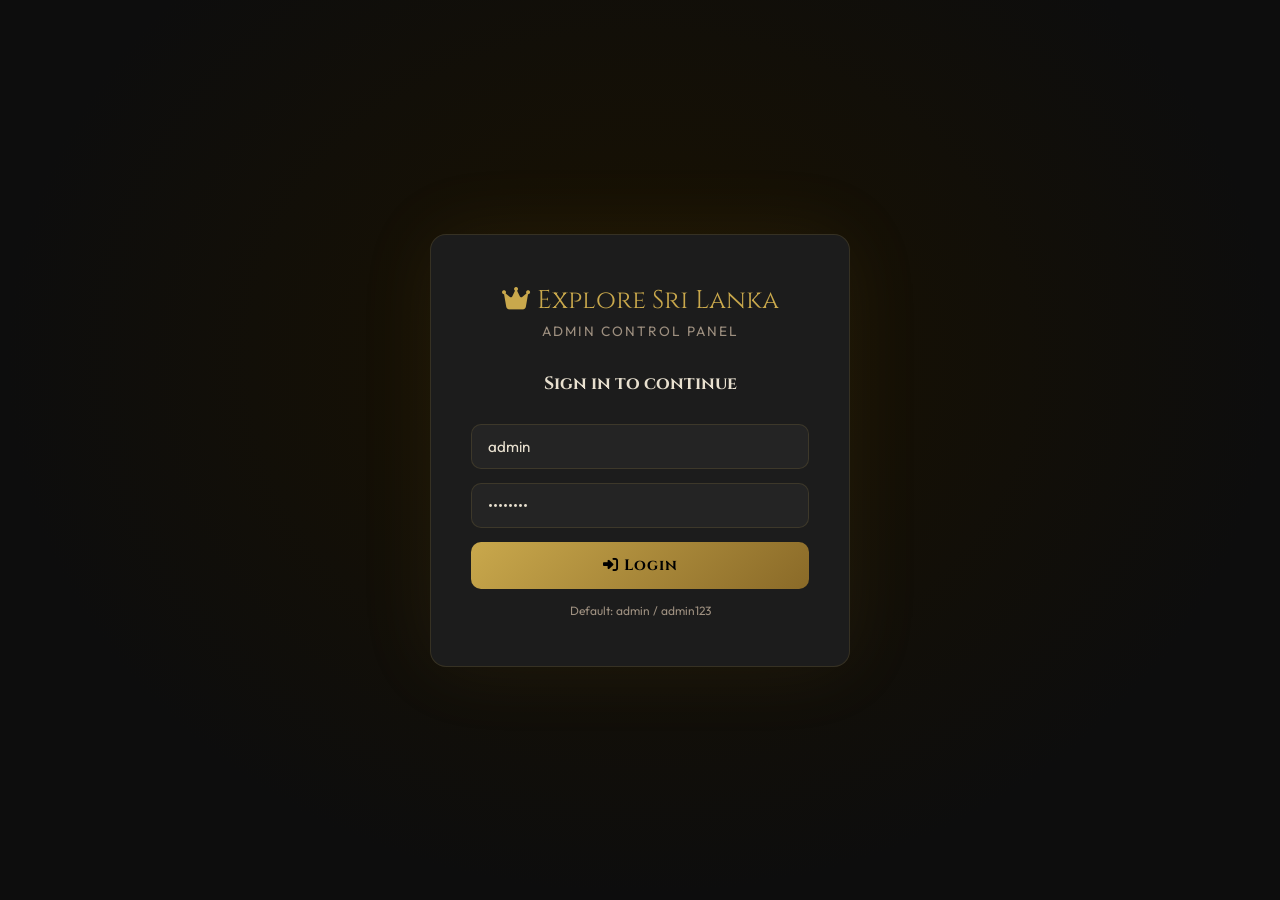
<file: pages/admin.html>
<!DOCTYPE html>
<html lang="en">

<head>
    <meta charset="UTF-8">
    <meta name="viewport" content="width=device-width, initial-scale=1.0">
    <title>Admin Panel – Explore Sri Lanka</title>
    <link rel="stylesheet" href="https://cdnjs.cloudflare.com/ajax/libs/font-awesome/6.5.0/css/all.min.css">
    <link
        href="https://fonts.googleapis.com/css2?family=Cinzel:wght@400;600;700&family=Outfit:wght@300;400;500;600&display=swap"
        rel="stylesheet">
    <style>
        /* ══════════════════════════════════════════════════
   CSS VARIABLES – matches main site gold/dark theme
══════════════════════════════════════════════════ */
        :root {
            --gold: #c9a84c;
            --gold-light: #e4c06e;
            --gold-dim: #8a6a28;
            --dark: #0d0d0d;
            --dark2: #141414;
            --dark3: #1c1c1c;
            --dark4: #242424;
            --dark5: #2e2e2e;
            --sidebar-w: 260px;
            --header-h: 64px;
            --text: #e8e0cf;
            --text-dim: #9e9080;
            --border: rgba(201, 168, 76, 0.15);
            --red: #e05454;
            --green: #4caf7d;
            --blue: #4c82c9;
            --purple: #9b59b6;
            --orange: #e08c4c;
            --radius: 10px;
            --shadow: 0 4px 24px rgba(0, 0, 0, 0.5);
        }

        *,
        *::before,
        *::after {
            box-sizing: border-box;
            margin: 0;
            padding: 0;
        }

        body {
            font-family: 'Outfit', sans-serif;
            background: var(--dark);
            color: var(--text);
            min-height: 100vh;
            display: flex;
            overflow-x: hidden;
        }

        /* ─── SCROLLBAR ─── */
        ::-webkit-scrollbar {
            width: 6px;
        }

        ::-webkit-scrollbar-track {
            background: var(--dark2);
        }

        ::-webkit-scrollbar-thumb {
            background: var(--gold-dim);
            border-radius: 3px;
        }

        /* ══════════════════════════════════════════════════
   LOGIN SCREEN
══════════════════════════════════════════════════ */
        #login-screen {
            position: fixed;
            inset: 0;
            z-index: 9999;
            background: radial-gradient(ellipse at 50% 40%, #1a1200 0%, #0d0d0d 70%);
            display: flex;
            align-items: center;
            justify-content: center;
        }

        .login-box {
            background: var(--dark3);
            border: 1px solid var(--border);
            border-radius: 16px;
            padding: 48px 40px;
            width: 100%;
            max-width: 420px;
            box-shadow: 0 0 80px rgba(201, 168, 76, 0.08);
            text-align: center;
        }

        .login-logo {
            font-family: 'Cinzel', serif;
            color: var(--gold);
            font-size: 1.6rem;
            margin-bottom: 4px;
        }

        .login-sub {
            color: var(--text-dim);
            font-size: 0.85rem;
            margin-bottom: 32px;
            letter-spacing: 2px;
            text-transform: uppercase;
        }

        .login-box h2 {
            font-family: 'Cinzel', serif;
            font-size: 1.1rem;
            color: var(--text);
            margin-bottom: 28px;
        }

        .login-box input {
            width: 100%;
            padding: 12px 16px;
            background: var(--dark4);
            border: 1px solid var(--border);
            border-radius: var(--radius);
            color: var(--text);
            font-family: 'Outfit', sans-serif;
            font-size: 0.95rem;
            margin-bottom: 14px;
            outline: none;
            transition: border-color .2s;
        }

        .login-box input:focus {
            border-color: var(--gold);
        }

        .login-box button {
            width: 100%;
            padding: 13px;
            background: linear-gradient(135deg, var(--gold), var(--gold-dim));
            border: none;
            border-radius: var(--radius);
            color: #000;
            font-family: 'Cinzel', serif;
            font-size: 0.95rem;
            font-weight: 700;
            cursor: pointer;
            letter-spacing: 1px;
            transition: opacity .2s;
        }

        .login-box button:hover {
            opacity: 0.85;
        }

        .login-err {
            color: var(--red);
            font-size: 0.85rem;
            margin-top: 10px;
            display: none;
        }

        /* ══════════════════════════════════════════════════
   SIDEBAR
══════════════════════════════════════════════════ */
        #sidebar {
            width: var(--sidebar-w);
            min-height: 100vh;
            background: var(--dark2);
            border-right: 1px solid var(--border);
            display: flex;
            flex-direction: column;
            position: fixed;
            top: 0;
            left: 0;
            z-index: 100;
            transition: transform .3s;
        }

        .sidebar-brand {
            padding: 20px 24px;
            border-bottom: 1px solid var(--border);
            display: flex;
            align-items: center;
            gap: 12px;
        }

        .brand-icon {
            width: 38px;
            height: 38px;
            background: linear-gradient(135deg, var(--gold), var(--gold-dim));
            border-radius: 8px;
            display: flex;
            align-items: center;
            justify-content: center;
            color: #000;
            font-size: 1rem;
        }

        .brand-text {
            font-family: 'Cinzel', serif;
        }

        .brand-text .name {
            color: var(--gold);
            font-size: 0.95rem;
            font-weight: 700;
        }

        .brand-text .sub {
            color: var(--text-dim);
            font-size: 0.7rem;
            letter-spacing: 1px;
        }

        .sidebar-section-label {
            padding: 20px 24px 8px;
            font-size: 0.65rem;
            letter-spacing: 2px;
            text-transform: uppercase;
            color: var(--text-dim);
            font-weight: 600;
        }

        .nav-item {
            display: flex;
            align-items: center;
            gap: 12px;
            padding: 11px 24px;
            cursor: pointer;
            color: var(--text-dim);
            font-size: 0.9rem;
            transition: all .2s;
            border-left: 3px solid transparent;
            text-decoration: none;
        }

        .nav-item i {
            width: 18px;
            text-align: center;
            font-size: 0.85rem;
        }

        .nav-item:hover {
            color: var(--text);
            background: rgba(201, 168, 76, 0.05);
        }

        .nav-item.active {
            color: var(--gold);
            background: rgba(201, 168, 76, 0.08);
            border-left-color: var(--gold);
        }

        .nav-item .badge {
            margin-left: auto;
            background: var(--red);
            color: #fff;
            font-size: 0.65rem;
            padding: 2px 7px;
            border-radius: 20px;
            font-weight: 600;
        }

        .sidebar-footer {
            margin-top: auto;
            padding: 20px 24px;
            border-top: 1px solid var(--border);
        }

        .sidebar-user {
            display: flex;
            align-items: center;
            gap: 10px;
        }

        .user-avatar {
            width: 36px;
            height: 36px;
            background: linear-gradient(135deg, var(--gold), var(--gold-dim));
            border-radius: 50%;
            display: flex;
            align-items: center;
            justify-content: center;
            color: #000;
            font-size: 0.85rem;
            font-weight: 700;
        }

        .user-info .user-name {
            font-size: 0.85rem;
            color: var(--text);
        }

        .user-info .user-role {
            font-size: 0.72rem;
            color: var(--text-dim);
        }

        .logout-btn {
            margin-left: auto;
            background: none;
            border: 1px solid var(--border);
            color: var(--text-dim);
            padding: 6px 10px;
            border-radius: 6px;
            cursor: pointer;
            font-size: 0.75rem;
            transition: all .2s;
        }

        .logout-btn:hover {
            border-color: var(--red);
            color: var(--red);
        }

        /* ══════════════════════════════════════════════════
   MAIN LAYOUT
══════════════════════════════════════════════════ */
        #app {
            display: none;
            width: 100%;
        }

        #app.visible {
            display: flex;
        }

        #main-area {
            margin-left: var(--sidebar-w);
            flex: 1;
            display: flex;
            flex-direction: column;
            min-height: 100vh;
        }

        /* TOP BAR */
        #topbar {
            height: var(--header-h);
            background: var(--dark2);
            border-bottom: 1px solid var(--border);
            display: flex;
            align-items: center;
            padding: 0 28px;
            gap: 16px;
            position: sticky;
            top: 0;
            z-index: 50;
        }

        .topbar-title {
            font-family: 'Cinzel', serif;
            font-size: 1.05rem;
            color: var(--text);
        }

        .topbar-breadcrumb {
            color: var(--text-dim);
            font-size: 0.8rem;
            margin-left: 4px;
        }

        .topbar-right {
            margin-left: auto;
            display: flex;
            align-items: center;
            gap: 16px;
        }

        .topbar-btn {
            background: none;
            border: 1px solid var(--border);
            color: var(--text-dim);
            width: 36px;
            height: 36px;
            border-radius: 8px;
            cursor: pointer;
            font-size: 0.85rem;
            display: flex;
            align-items: center;
            justify-content: center;
            transition: all .2s;
            position: relative;
        }

        .topbar-btn:hover {
            border-color: var(--gold);
            color: var(--gold);
        }

        .notif-dot {
            position: absolute;
            top: 6px;
            right: 6px;
            width: 7px;
            height: 7px;
            background: var(--red);
            border-radius: 50%;
        }

        .topbar-search {
            display: flex;
            align-items: center;
            gap: 8px;
            background: var(--dark4);
            border: 1px solid var(--border);
            border-radius: 8px;
            padding: 6px 12px;
        }

        .topbar-search input {
            background: none;
            border: none;
            color: var(--text);
            font-family: 'Outfit', sans-serif;
            font-size: 0.85rem;
            outline: none;
            width: 180px;
        }

        .topbar-search i {
            color: var(--text-dim);
            font-size: 0.8rem;
        }

        /* CONTENT */
        #content {
            padding: 28px;
            flex: 1;
        }

        /* ══════════════════════════════════════════════════
   PAGES
══════════════════════════════════════════════════ */
        .admin-page {
            display: none;
            animation: fadeIn .25s ease;
        }

        .admin-page.active {
            display: block;
        }

        @keyframes fadeIn {
            from {
                opacity: 0;
                transform: translateY(10px);
            }

            to {
                opacity: 1;
                transform: translateY(0);
            }
        }

        /* PAGE HEADER */
        .page-title-row {
            display: flex;
            align-items: center;
            justify-content: space-between;
            margin-bottom: 24px;
            flex-wrap: wrap;
            gap: 12px;
        }

        .page-title {
            font-family: 'Cinzel', serif;
            font-size: 1.4rem;
            color: var(--text);
        }

        .page-subtitle {
            color: var(--text-dim);
            font-size: 0.85rem;
            margin-top: 2px;
        }

        /* PRIMARY BUTTON */
        .btn-primary {
            background: linear-gradient(135deg, var(--gold), var(--gold-dim));
            border: none;
            color: #000;
            padding: 10px 20px;
            border-radius: 8px;
            font-family: 'Outfit', sans-serif;
            font-size: 0.85rem;
            font-weight: 600;
            cursor: pointer;
            display: flex;
            align-items: center;
            gap: 8px;
            transition: opacity .2s;
        }

        .btn-primary:hover {
            opacity: 0.85;
        }

        .btn-sec {
            background: none;
            border: 1px solid var(--border);
            color: var(--text-dim);
            padding: 10px 18px;
            border-radius: 8px;
            font-family: 'Outfit', sans-serif;
            font-size: 0.85rem;
            cursor: pointer;
            display: flex;
            align-items: center;
            gap: 8px;
            transition: all .2s;
        }

        .btn-sec:hover {
            border-color: var(--gold);
            color: var(--gold);
        }

        /* ══════════════════════════════════════════════════
   STAT CARDS
══════════════════════════════════════════════════ */
        .stats-grid {
            display: grid;
            grid-template-columns: repeat(auto-fit, minmax(220px, 1fr));
            gap: 16px;
            margin-bottom: 28px;
        }

        .stat-card {
            background: var(--dark3);
            border: 1px solid var(--border);
            border-radius: var(--radius);
            padding: 22px;
            display: flex;
            align-items: flex-start;
            gap: 16px;
            transition: border-color .2s, transform .2s;
        }

        .stat-card:hover {
            border-color: var(--gold);
            transform: translateY(-2px);
        }

        .stat-icon {
            width: 46px;
            height: 46px;
            border-radius: 10px;
            display: flex;
            align-items: center;
            justify-content: center;
            font-size: 1.1rem;
            flex-shrink: 0;
        }

        .stat-icon.gold {
            background: rgba(201, 168, 76, 0.15);
            color: var(--gold);
        }

        .stat-icon.blue {
            background: rgba(76, 130, 201, 0.15);
            color: var(--blue);
        }

        .stat-icon.green {
            background: rgba(76, 175, 125, 0.15);
            color: var(--green);
        }

        .stat-icon.red {
            background: rgba(224, 84, 84, 0.15);
            color: var(--red);
        }

        .stat-icon.purple {
            background: rgba(155, 89, 182, 0.15);
            color: var(--purple);
        }

        .stat-icon.orange {
            background: rgba(224, 140, 76, 0.15);
            color: var(--orange);
        }

        .stat-body {
            flex: 1;
        }

        .stat-label {
            font-size: 0.75rem;
            color: var(--text-dim);
            text-transform: uppercase;
            letter-spacing: 1px;
        }

        .stat-val {
            font-size: 1.8rem;
            font-weight: 700;
            color: var(--text);
            font-family: 'Cinzel', serif;
            line-height: 1;
            margin: 4px 0 4px;
        }

        .stat-change {
            font-size: 0.75rem;
        }

        .stat-change.up {
            color: var(--green);
        }

        .stat-change.down {
            color: var(--red);
        }

        /* ══════════════════════════════════════════════════
   TABLE
══════════════════════════════════════════════════ */
        .card-box {
            background: var(--dark3);
            border: 1px solid var(--border);
            border-radius: var(--radius);
            overflow: hidden;
            margin-bottom: 24px;
        }

        .card-box-header {
            padding: 16px 20px;
            border-bottom: 1px solid var(--border);
            display: flex;
            align-items: center;
            justify-content: space-between;
            gap: 12px;
            flex-wrap: wrap;
        }

        .card-box-header h3 {
            font-family: 'Cinzel', serif;
            font-size: 0.95rem;
            color: var(--text);
        }

        .filter-tabs {
            display: flex;
            gap: 6px;
            flex-wrap: wrap;
        }

        .ftab {
            padding: 6px 14px;
            border-radius: 6px;
            font-size: 0.78rem;
            background: var(--dark4);
            border: 1px solid var(--border);
            color: var(--text-dim);
            cursor: pointer;
            transition: all .2s;
        }

        .ftab.active {
            background: rgba(201, 168, 76, 0.12);
            border-color: var(--gold);
            color: var(--gold);
        }

        .ftab:hover {
            color: var(--gold);
        }

        .search-box {
            display: flex;
            align-items: center;
            gap: 8px;
            background: var(--dark4);
            border: 1px solid var(--border);
            border-radius: 7px;
            padding: 7px 12px;
        }

        .search-box input {
            background: none;
            border: none;
            color: var(--text);
            font-family: 'Outfit', sans-serif;
            font-size: 0.82rem;
            outline: none;
            width: 160px;
        }

        .search-box i {
            color: var(--text-dim);
            font-size: 0.75rem;
        }

        .tbl-wrap {
            overflow-x: auto;
        }

        table {
            width: 100%;
            border-collapse: collapse;
            font-size: 0.85rem;
        }

        thead th {
            padding: 12px 16px;
            text-align: left;
            background: var(--dark4);
            color: var(--text-dim);
            font-size: 0.72rem;
            text-transform: uppercase;
            letter-spacing: 1px;
            font-weight: 600;
            border-bottom: 1px solid var(--border);
        }

        tbody tr {
            border-bottom: 1px solid rgba(255, 255, 255, 0.04);
            transition: background .15s;
        }

        tbody tr:hover {
            background: rgba(201, 168, 76, 0.04);
        }

        tbody td {
            padding: 12px 16px;
            color: var(--text);
            vertical-align: middle;
        }

        .td-name {
            font-weight: 500;
        }

        .td-sub {
            font-size: 0.75rem;
            color: var(--text-dim);
            margin-top: 2px;
        }

        /* BADGES */
        .badge {
            display: inline-flex;
            align-items: center;
            gap: 5px;
            padding: 3px 10px;
            border-radius: 20px;
            font-size: 0.72rem;
            font-weight: 600;
        }

        .badge-green {
            background: rgba(76, 175, 125, 0.15);
            color: var(--green);
        }

        .badge-red {
            background: rgba(224, 84, 84, 0.15);
            color: var(--red);
        }

        .badge-gold {
            background: rgba(201, 168, 76, 0.15);
            color: var(--gold);
        }

        .badge-blue {
            background: rgba(76, 130, 201, 0.15);
            color: var(--blue);
        }

        .badge-purple {
            background: rgba(155, 89, 182, 0.15);
            color: var(--purple);
        }

        .badge-orange {
            background: rgba(224, 140, 76, 0.15);
            color: var(--orange);
        }

        .badge-gray {
            background: rgba(150, 150, 150, 0.15);
            color: #aaa;
        }

        /* ACTION BUTTONS */
        .act-btns {
            display: flex;
            gap: 6px;
            align-items: center;
        }

        .act-btn {
            width: 30px;
            height: 30px;
            border-radius: 6px;
            border: 1px solid var(--border);
            background: none;
            color: var(--text-dim);
            cursor: pointer;
            font-size: 0.75rem;
            display: flex;
            align-items: center;
            justify-content: center;
            transition: all .15s;
        }

        .act-btn.edit:hover {
            border-color: var(--gold);
            color: var(--gold);
            background: rgba(201, 168, 76, 0.08);
        }

        .act-btn.del:hover {
            border-color: var(--red);
            color: var(--red);
            background: rgba(224, 84, 84, 0.08);
        }

        .act-btn.view:hover {
            border-color: var(--blue);
            color: var(--blue);
            background: rgba(76, 130, 201, 0.08);
        }

        .act-btn.tog:hover {
            border-color: var(--green);
            color: var(--green);
            background: rgba(76, 175, 125, 0.08);
        }

        /* STAR DISPLAY */
        .stars-display {
            color: var(--gold);
            font-size: 0.7rem;
            letter-spacing: 1px;
        }

        .price-tag {
            color: var(--gold-light);
            font-weight: 600;
        }

        /* PAGINATION */
        .pagination {
            padding: 14px 20px;
            border-top: 1px solid var(--border);
            display: flex;
            align-items: center;
            justify-content: between;
            gap: 8px;
        }

        .pag-info {
            font-size: 0.8rem;
            color: var(--text-dim);
            margin-right: auto;
        }

        .pag-btn {
            width: 32px;
            height: 32px;
            border-radius: 6px;
            border: 1px solid var(--border);
            background: none;
            color: var(--text-dim);
            cursor: pointer;
            font-size: 0.78rem;
            display: flex;
            align-items: center;
            justify-content: center;
            transition: all .15s;
        }

        .pag-btn.active {
            background: rgba(201, 168, 76, 0.12);
            border-color: var(--gold);
            color: var(--gold);
        }

        .pag-btn:hover:not(.active) {
            border-color: var(--gold-dim);
            color: var(--text);
        }

        /* ══════════════════════════════════════════════════
   MODAL
══════════════════════════════════════════════════ */
        .modal-overlay {
            position: fixed;
            inset: 0;
            background: rgba(0, 0, 0, 0.75);
            z-index: 500;
            display: flex;
            align-items: center;
            justify-content: center;
            padding: 20px;
            opacity: 0;
            pointer-events: none;
            transition: opacity .2s;
        }

        #hotel-modal .modal {
            max-width: 780px;
        }

        .modal-overlay.open .modal {
            transform: scale(1);
        }

        .modal-header {
            padding: 20px 24px;
            border-bottom: 1px solid var(--border);
            display: flex;
            align-items: center;
            justify-content: space-between;
        }

        .modal-overlay.open {
            opacity: 1;
            pointer-events: all;
        }

        .modal {
            background: var(--dark3);
            border: 1px solid var(--border);
            border-radius: 14px;
            width: 100%;
            max-width: 560px;
            max-height: 90vh;
            overflow-y: auto;
            box-shadow: var(--shadow);
            transform: scale(0.95);
            transition: transform .2s;
        }

        /* .modal-overlay {
            position: fixed;
            inset: 0;
            background: rgba(0, 0, 0, 0.75);
            z-index: 500;
            display: flex;
            align-items: center;
            justify-content: center;
            padding: 20px;
            opacity: 0;
            pointer-events: none;
            transition: opacity .2s;
        } */

        .modal-overlay.open {
            opacity: 1;
            pointer-events: all;
        }

        .modal {
            background: var(--dark3);
            border: 1px solid var(--border);
            border-radius: 14px;
            width: 100%;
            max-width: 560px;
            max-height: 90vh;
            overflow-y: auto;
            box-shadow: var(--shadow);
            transform: scale(0.95);
            transition: transform .2s;
        }

        .modal-overlay.open .modal {
            transform: scale(1);
        }

        .modal-header {
            padding: 20px 24px;
            border-bottom: 1px solid var(--border);
            display: flex;
            align-items: center;
            justify-content: space-between;
        }

        .modal-title {
            font-family: 'Cinzel', serif;
            font-size: 1rem;
            color: var(--text);
        }

        .modal-close {
            width: 32px;
            height: 32px;
            border-radius: 6px;
            border: 1px solid var(--border);
            background: none;
            color: var(--text-dim);
            cursor: pointer;
            font-size: 0.85rem;
            display: flex;
            align-items: center;
            justify-content: center;
            transition: all .15s;
        }

        .modal-close:hover {
            border-color: var(--red);
            color: var(--red);
        }

        .modal-body {
            padding: 24px;
        }

        .modal-footer {
            padding: 16px 24px;
            border-top: 1px solid var(--border);
            display: flex;
            gap: 10px;
            justify-content: flex-end;
        }

        .btn-danger {
            background: rgba(224, 84, 84, 0.12);
            border: 1px solid var(--red);
            color: var(--red);
            padding: 9px 18px;
            border-radius: 8px;
            font-family: 'Outfit', sans-serif;
            font-size: 0.85rem;
            cursor: pointer;
            transition: all .2s;
        }

        .btn-danger:hover {
            background: var(--red);
            color: #fff;
        }

        /* FORM FIELDS */
        .form-row {
            display: grid;
            grid-template-columns: 1fr 1fr;
            gap: 14px;
            margin-bottom: 14px;
        }

        .form-row.single {
            grid-template-columns: 1fr;
        }

        .form-row.triple {
            grid-template-columns: 1fr 1fr 1fr;
        }

        .form-group {
            display: flex;
            flex-direction: column;
            gap: 6px;
        }

        .form-group label {
            font-size: 0.78rem;
            color: var(--text-dim);
            font-weight: 500;
            text-transform: uppercase;
            letter-spacing: .5px;
        }

        .form-group input,
        .form-group select,
        .form-group textarea {
            background: var(--dark4);
            border: 1px solid var(--border);
            border-radius: 8px;
            color: var(--text);
            font-family: 'Outfit', sans-serif;
            font-size: 0.88rem;
            padding: 10px 13px;
            outline: none;
            transition: border-color .2s;
        }

        .form-group input:focus,
        .form-group select:focus,
        .form-group textarea:focus {
            border-color: var(--gold);
        }

        .form-group select option {
            background: var(--dark4);
        }

        .form-group textarea {
            resize: vertical;
            min-height: 80px;
        }

        .star-input {
            display: flex;
            gap: 6px;
        }

        .star-input i {
            font-size: 1.1rem;
            color: var(--dark5);
            cursor: pointer;
            transition: color .15s;
        }

        .star-input i.active {
            color: var(--gold);
        }

        /* ══════════════════════════════════════════════════
   DASHBOARD CHARTS (CSS-only)
══════════════════════════════════════════════════ */
        .charts-grid {
            display: grid;
            grid-template-columns: 1fr 1fr;
            gap: 20px;
            margin-bottom: 24px;
        }

        @media (max-width: 900px) {
            .charts-grid {
                grid-template-columns: 1fr;
            }
        }

        .chart-card {
            background: var(--dark3);
            border: 1px solid var(--border);
            border-radius: var(--radius);
            padding: 20px;
        }

        .chart-title {
            font-family: 'Cinzel', serif;
            font-size: 0.9rem;
            color: var(--text);
            margin-bottom: 16px;
        }

        /* Bar chart */
        .bar-chart {
            display: flex;
            align-items: flex-end;
            gap: 10px;
            height: 120px;
        }

        .bar-col {
            display: flex;
            flex-direction: column;
            align-items: center;
            gap: 6px;
            flex: 1;
        }

        .bar {
            width: 100%;
            background: linear-gradient(to top, var(--gold-dim), var(--gold));
            border-radius: 4px 4px 0 0;
            transition: opacity .2s;
        }

        .bar:hover {
            opacity: 0.75;
        }

        .bar-label {
            font-size: 0.68rem;
            color: var(--text-dim);
        }

        .bar-val {
            font-size: 0.7rem;
            color: var(--gold-light);
            font-weight: 600;
        }

        /* Donut */
        .donut-wrap {
            display: flex;
            align-items: center;
            gap: 20px;
        }

        .donut-svg {
            flex-shrink: 0;
        }

        .donut-legend {
            display: flex;
            flex-direction: column;
            gap: 8px;
        }

        .legend-item {
            display: flex;
            align-items: center;
            gap: 8px;
            font-size: 0.78rem;
            color: var(--text-dim);
        }

        .legend-dot {
            width: 10px;
            height: 10px;
            border-radius: 50%;
            flex-shrink: 0;
        }

        /* Activity feed */
        .activity-feed {
            display: flex;
            flex-direction: column;
            gap: 0;
        }

        .activity-item {
            display: flex;
            align-items: flex-start;
            gap: 12px;
            padding: 12px 0;
            border-bottom: 1px solid rgba(255, 255, 255, 0.04);
        }

        .activity-item:last-child {
            border-bottom: none;
        }

        .act-icon {
            width: 32px;
            height: 32px;
            border-radius: 8px;
            flex-shrink: 0;
            display: flex;
            align-items: center;
            justify-content: center;
            font-size: 0.75rem;
        }

        .act-text {
            flex: 1;
        }

        .act-text .act-main {
            font-size: 0.82rem;
            color: var(--text);
        }

        .act-text .act-time {
            font-size: 0.72rem;
            color: var(--text-dim);
            margin-top: 2px;
        }

        /* Quick actions */
        .quick-actions {
            display: grid;
            grid-template-columns: repeat(3, 1fr);
            gap: 12px;
        }

        .qa-btn {
            background: var(--dark4);
            border: 1px solid var(--border);
            border-radius: 10px;
            padding: 16px 12px;
            text-align: center;
            cursor: pointer;
            transition: all .2s;
            text-decoration: none;
        }

        .qa-btn:hover {
            border-color: var(--gold);
            background: rgba(201, 168, 76, 0.06);
        }

        .qa-btn i {
            display: block;
            font-size: 1.2rem;
            color: var(--gold);
            margin-bottom: 8px;
        }

        .qa-btn span {
            font-size: 0.75rem;
            color: var(--text-dim);
            display: block;
        }

        /* ══════════════════════════════════════════════════
   MESSAGES PAGE
══════════════════════════════════════════════════ */
        .msg-list {
            display: flex;
            flex-direction: column;
            gap: 0;
        }

        .msg-item {
            display: flex;
            align-items: flex-start;
            gap: 14px;
            padding: 16px 20px;
            border-bottom: 1px solid var(--border);
            cursor: pointer;
            transition: background .15s;
        }

        .msg-item:hover {
            background: rgba(201, 168, 76, 0.04);
        }

        .msg-item.unread {
            border-left: 3px solid var(--gold);
        }

        .msg-avatar {
            width: 38px;
            height: 38px;
            border-radius: 50%;
            display: flex;
            align-items: center;
            justify-content: center;
            font-size: 0.9rem;
            font-weight: 700;
            flex-shrink: 0;
            color: #000;
        }

        .msg-content {
            flex: 1;
            min-width: 0;
        }

        .msg-head {
            display: flex;
            justify-content: space-between;
            margin-bottom: 4px;
        }

        .msg-sender {
            font-size: 0.85rem;
            font-weight: 500;
            color: var(--text);
        }

        .msg-time {
            font-size: 0.72rem;
            color: var(--text-dim);
        }

        .msg-subject {
            font-size: 0.8rem;
            color: var(--text-dim);
            white-space: nowrap;
            overflow: hidden;
            text-overflow: ellipsis;
        }

        .msg-preview {
            font-size: 0.77rem;
            color: var(--text-dim);
            opacity: .7;
            white-space: nowrap;
            overflow: hidden;
            text-overflow: ellipsis;
        }

        .msg-status-dot {
            width: 8px;
            height: 8px;
            border-radius: 50%;
            background: var(--gold);
            flex-shrink: 0;
            margin-top: 6px;
        }

        /* MESSAGE DETAIL */
        .msg-detail-box {
            background: var(--dark4);
            border: 1px solid var(--border);
            border-radius: var(--radius);
            padding: 24px;
            margin-top: 16px;
            display: none;
        }

        .msg-detail-box.show {
            display: block;
        }

        .msg-detail-header {
            display: flex;
            justify-content: space-between;
            align-items: flex-start;
            margin-bottom: 16px;
        }

        .msg-detail-from h4 {
            font-size: 1rem;
            color: var(--text);
        }

        .msg-detail-from p {
            font-size: 0.8rem;
            color: var(--text-dim);
            margin-top: 2px;
        }

        .msg-detail-body {
            font-size: 0.88rem;
            color: var(--text);
            line-height: 1.7;
            border-top: 1px solid var(--border);
            padding-top: 16px;
        }

        .reply-area {
            margin-top: 16px;
            border-top: 1px solid var(--border);
            padding-top: 16px;
        }

        .reply-area textarea {
            width: 100%;
            background: var(--dark3);
            border: 1px solid var(--border);
            border-radius: 8px;
            color: var(--text);
            font-family: 'Outfit', sans-serif;
            font-size: 0.85rem;
            padding: 12px;
            resize: vertical;
            min-height: 90px;
            outline: none;
        }

        .reply-area textarea:focus {
            border-color: var(--gold);
        }

        /* ══════════════════════════════════════════════════
   SETTINGS PAGE
══════════════════════════════════════════════════ */
        .settings-grid {
            display: grid;
            grid-template-columns: 1fr 1fr;
            gap: 20px;
        }

        @media (max-width: 700px) {
            .settings-grid {
                grid-template-columns: 1fr;
            }
        }

        .settings-card {
            background: var(--dark3);
            border: 1px solid var(--border);
            border-radius: var(--radius);
            padding: 24px;
        }

        .settings-card h3 {
            font-family: 'Cinzel', serif;
            font-size: 0.92rem;
            color: var(--text);
            margin-bottom: 18px;
            display: flex;
            align-items: center;
            gap: 10px;
        }

        .settings-card h3 i {
            color: var(--gold);
        }

        .toggle-row {
            display: flex;
            align-items: center;
            justify-content: space-between;
            padding: 10px 0;
            border-bottom: 1px solid rgba(255, 255, 255, 0.04);
        }

        .toggle-row:last-child {
            border-bottom: none;
        }

        .toggle-label {
            font-size: 0.85rem;
            color: var(--text);
        }

        .toggle-sub {
            font-size: 0.72rem;
            color: var(--text-dim);
        }

        .toggle {
            position: relative;
            width: 42px;
            height: 24px;
            flex-shrink: 0;
        }

        .toggle input {
            opacity: 0;
            width: 0;
            height: 0;
        }

        .toggle-slider {
            position: absolute;
            inset: 0;
            background: var(--dark5);
            border-radius: 24px;
            cursor: pointer;
            transition: .2s;
            border: 1px solid var(--border);
        }

        .toggle-slider::before {
            content: '';
            position: absolute;
            width: 18px;
            height: 18px;
            border-radius: 50%;
            background: var(--text-dim);
            left: 2px;
            top: 2px;
            transition: .2s;
        }

        .toggle input:checked+.toggle-slider {
            background: rgba(201, 168, 76, 0.25);
            border-color: var(--gold);
        }

        .toggle input:checked+.toggle-slider::before {
            transform: translateX(18px);
            background: var(--gold);
        }

        /* ══════════════════════════════════════════════════
   USERS PAGE
══════════════════════════════════════════════════ */
        .user-row-avatar {
            width: 32px;
            height: 32px;
            border-radius: 50%;
            display: flex;
            align-items: center;
            justify-content: center;
            font-size: 0.78rem;
            font-weight: 700;
            color: #000;
            flex-shrink: 0;
        }

        /* ══════════════════════════════════════════════════
   TOAST
══════════════════════════════════════════════════ */
        #toast-container {
            position: fixed;
            bottom: 24px;
            right: 24px;
            z-index: 9999;
            display: flex;
            flex-direction: column;
            gap: 8px;
        }

        .toast {
            background: var(--dark3);
            border: 1px solid var(--border);
            border-radius: 8px;
            padding: 12px 16px;
            display: flex;
            align-items: center;
            gap: 10px;
            font-size: 0.85rem;
            color: var(--text);
            animation: slideIn .3s ease;
            box-shadow: var(--shadow);
            min-width: 260px;
        }

        .toast.success {
            border-left: 3px solid var(--green);
        }

        .toast.error {
            border-left: 3px solid var(--red);
        }

        .toast.info {
            border-left: 3px solid var(--gold);
        }

        .toast i.success {
            color: var(--green);
        }

        .toast i.error {
            color: var(--red);
        }

        .toast i.info {
            color: var(--gold);
        }

        @keyframes slideIn {
            from {
                transform: translateX(40px);
                opacity: 0;
            }

            to {
                transform: translateX(0);
                opacity: 1;
            }
        }

        /* ══════════════════════════════════════════════════
   CONFIRM DIALOG
══════════════════════════════════════════════════ */
        #confirm-overlay {
            position: fixed;
            inset: 0;
            background: rgba(0, 0, 0, 0.8);
            z-index: 600;
            display: flex;
            align-items: center;
            justify-content: center;
            display: none;
        }

        .confirm-box {
            background: var(--dark3);
            border: 1px solid var(--border);
            border-radius: 14px;
            padding: 28px;
            max-width: 380px;
            width: 100%;
            text-align: center;
        }

        .confirm-icon {
            font-size: 2.5rem;
            color: var(--red);
            margin-bottom: 12px;
        }

        .confirm-title {
            font-family: 'Cinzel', serif;
            font-size: 1.1rem;
            color: var(--text);
            margin-bottom: 8px;
        }

        .confirm-msg {
            font-size: 0.85rem;
            color: var(--text-dim);
            margin-bottom: 20px;
        }

        .confirm-btns {
            display: flex;
            gap: 10px;
            justify-content: center;
        }

        /* ══════════════════════════════════════════════════
   RESPONSIVE
══════════════════════════════════════════════════ */
        @media (max-width: 768px) {
            #sidebar {
                transform: translateX(-100%);
            }

            #sidebar.open {
                transform: translateX(0);
            }

            #main-area {
                margin-left: 0;
            }

            .form-row {
                grid-template-columns: 1fr;
            }

            .form-row.triple {
                grid-template-columns: 1fr 1fr;
            }

            .stats-grid {
                grid-template-columns: 1fr 1fr;
            }

            .charts-grid {
                grid-template-columns: 1fr;
            }

            .quick-actions {
                grid-template-columns: repeat(2, 1fr);
            }

            .settings-grid {
                grid-template-columns: 1fr;
            }
        }

        @media (max-width: 480px) {
            .stats-grid {
                grid-template-columns: 1fr;
            }

            #content {
                padding: 16px;
            }
        }

        /* EMPTY STATE */
        .empty-state {
            padding: 48px 20px;
            text-align: center;
        }

        .empty-state i {
            font-size: 2.5rem;
            color: var(--text-dim);
            margin-bottom: 12px;
            display: block;
        }

        .empty-state p {
            color: var(--text-dim);
            font-size: 0.88rem;
        }

        .btn-back-site {
            display: flex;
            align-items: center;
            gap: 8px;
            color: rgba(255, 255, 255, 0.5);
            font-size: 12px;
            cursor: pointer;
            padding: 10px 18px;
            transition: color 0.15s;
            text-decoration: none;
            border-top: 1px solid rgba(255, 255, 255, 0.07);
        }

        .btn-back-site:hover {
            color: #c9a84c;
        }
    </style>

    <script>
        (function () {
            fetch('../php/check_auth.php', { credentials: 'include' })
                .then(function (res) { return res.json(); })
                .then(function (data) {
                    if (data.logged_in && data.role === 'admin') {
                        document.getElementById('login-screen').style.display = 'none';
                        document.getElementById('app').classList.add('visible');
                        document.querySelector('.user-name').textContent = data.name;
                        renderAll();
                    }
                })
                .catch(function () {
                });
        })();
    </script>

</head>

<body>

    <!-- ══════════════════════════════════════
     LOGIN SCREEN
══════════════════════════════════════ -->
    <div id="login-screen">
        <div class="login-box">
            <div class="login-logo"><i class="fa-solid fa-crown"></i> Explore Sri Lanka</div>
            <div class="login-sub">Admin Control Panel</div>
            <h2>Sign in to continue</h2>
            <input type="text" id="login-user" placeholder="Username" value="admin">
            <input type="password" id="login-pass" placeholder="Password" value="admin123">
            <button onclick="doLogin()"><i class="fa-solid fa-right-to-bracket"></i> Login</button>
            <p class="login-err" id="login-err"><i class="fa-solid fa-circle-exclamation"></i> Invalid credentials</p>
            <p style="margin-top:14px;font-size:0.75rem;color:var(--text-dim);">Default: admin / admin123</p>
        </div>
    </div>

    <!-- ══════════════════════════════════════
     APP SHELL
══════════════════════════════════════ -->
    <div id="app">

        <!-- SIDEBAR -->
        <nav id="sidebar">
            <div class="sidebar-brand">
                <div class="brand-icon"><i class="fa-solid fa-crown"></i></div>
                <div class="brand-text">
                    <div class="name">Explore SL</div>
                    <div class="sub">ADMIN PANEL</div>
                </div>
            </div>

            <div class="sidebar-section-label">Main</div>
            <a class="nav-item active" onclick="showPage('dashboard',this)">
                <i class="fa-solid fa-gauge-high"></i> Dashboard
            </a>

            <div class="sidebar-section-label">Manage</div>
            <a class="nav-item" onclick="showPage('hotels',this)">
                <i class="fa-solid fa-hotel"></i> Hotels
            </a>
            <a class="nav-item" onclick="showPage('events',this)">
                <i class="fa-solid fa-calendar-star"></i> Cultural Events
            </a>
            <a class="nav-item" onclick="showPage('destinations',this)">
                <i class="fa-solid fa-map-location-dot"></i> Destinations
            </a>
            <a class="nav-item" onclick="showPage('gallery',this)">
                <i class="fa-solid fa-images"></i> Gallery
            </a>

            <div class="sidebar-section-label">Users & Messages</div>
            <a class="nav-item" onclick="showPage('users',this)">
                <i class="fa-solid fa-users"></i> Users
            </a>
            <a class="nav-item" onclick="showPage('messages',this)">
                <i class="fa-solid fa-inbox"></i> Messages
                <span class="badge" id="unread-badge">3</span>
            </a>

            <div class="sidebar-section-label">System</div>
            <a class="nav-item" onclick="showPage('settings',this)">
                <i class="fa-solid fa-gear"></i> Settings
            </a>

            <a class="btn-back-site" href="../index.html">
                <i class="fa-solid fa-arrow-left"></i> Back to Site
            </a>

            <div class="sidebar-footer">
                <div class="sidebar-user">
                    <div class="user-avatar">A</div>
                    <div class="user-info">
                        <div class="user-name">Admin</div>
                        <div class="user-role">Super Admin</div>
                    </div>
                    <button class="logout-btn" onclick="doLogout()"><i
                            class="fa-solid fa-right-from-bracket"></i></button>
                </div>
            </div>
        </nav>

        <!-- MAIN AREA -->
        <div id="main-area">
            <!-- TOP BAR -->
            <div id="topbar">
                <button class="topbar-btn" id="sidebar-toggle" onclick="toggleSidebar()">
                    <i class="fa-solid fa-bars"></i>
                </button>
                <div>
                    <div class="topbar-title" id="topbar-title">Dashboard</div>
                    <div class="topbar-breadcrumb" id="topbar-bc">Admin / Dashboard</div>
                </div>
                <div class="topbar-right">
                    <div class="topbar-search">
                        <i class="fa-solid fa-magnifying-glass"></i>
                        <input type="text" placeholder="Global search...">
                    </div>
                    <button class="topbar-btn"
                        onclick="showPage('messages',document.querySelector('.nav-item:nth-child(11)'))">
                        <i class="fa-solid fa-bell"></i>
                        <span class="notif-dot" id="notif-dot"></span>
                    </button>
                </div>
            </div>

            <!-- CONTENT -->
            <div id="content">

                <!-- ════════════════════════════
           PAGE: DASHBOARD
      ════════════════════════════ -->
                <div class="admin-page active" id="page-dashboard">
                    <div class="page-title-row">
                        <div>
                            <div class="page-title">Dashboard Overview</div>
                            <div class="page-subtitle">Welcome back, Admin. Here's what's happening today.</div>
                        </div>
                        <button class="btn-sec" onclick="refreshDashboard()"><i class="fa-solid fa-rotate-right"></i>
                            Refresh</button>
                    </div>

                    <!-- STAT CARDS -->
                    <div class="stats-grid">
                        <div class="stat-card">
                            <div class="stat-icon gold"><i class="fa-solid fa-hotel"></i></div>
                            <div class="stat-body">
                                <div class="stat-label">Total Hotels</div>
                                <div class="stat-val" id="stat-hotels">12</div>
                                <div class="stat-change up"><i class="fa-solid fa-arrow-up"></i> +2 this month</div>
                            </div>
                        </div>
                        <div class="stat-card">
                            <div class="stat-icon blue"><i class="fa-solid fa-map-location-dot"></i></div>
                            <div class="stat-body">
                                <div class="stat-label">Destinations</div>
                                <div class="stat-val">6</div>
                                <div class="stat-change up"><i class="fa-solid fa-arrow-up"></i> +1 added</div>
                            </div>
                        </div>
                        <div class="stat-card">
                            <div class="stat-icon green"><i class="fa-solid fa-calendar-check"></i></div>
                            <div class="stat-body">
                                <div class="stat-label">Active Events</div>
                                <div class="stat-val" id="stat-events">6</div>
                                <div class="stat-change up"><i class="fa-solid fa-arrow-up"></i> 1 ongoing</div>
                            </div>
                        </div>
                        <div class="stat-card">
                            <div class="stat-icon red"><i class="fa-solid fa-users"></i></div>
                            <div class="stat-body">
                                <div class="stat-label">Registered Users</div>
                                <div class="stat-val" id="stat-users">248</div>
                                <div class="stat-change up"><i class="fa-solid fa-arrow-up"></i> +14 this week</div>
                            </div>
                        </div>
                        <div class="stat-card">
                            <div class="stat-icon purple"><i class="fa-solid fa-envelope"></i></div>
                            <div class="stat-body">
                                <div class="stat-label">New Messages</div>
                                <div class="stat-val">3</div>
                                <div class="stat-change down"><i class="fa-solid fa-arrow-down"></i> 3 unread</div>
                            </div>
                        </div>
                        <div class="stat-card">
                            <div class="stat-icon orange"><i class="fa-solid fa-calendar-check"></i></div>
                            <div class="stat-body">
                                <div class="stat-label">Bookings</div>
                                <div class="stat-val">47</div>
                                <div class="stat-change up"><i class="fa-solid fa-arrow-up"></i> +8 today</div>
                            </div>
                        </div>
                    </div>

                    <!-- CHARTS ROW -->
                    <div class="charts-grid">
                        <!-- Bar chart -->
                        <div class="chart-card">
                            <div class="chart-title"><i class="fa-solid fa-chart-bar"
                                    style="color:var(--gold);margin-right:8px"></i>Bookings by Location</div>
                            <div class="bar-chart">
                                <div class="bar-col">
                                    <div class="bar-val">23</div>
                                    <div class="bar" style="height:80%"></div>
                                    <div class="bar-label">Sigiriya</div>
                                </div>
                                <div class="bar-col">
                                    <div class="bar-val">18</div>
                                    <div class="bar" style="height:62%"></div>
                                    <div class="bar-label">Ella</div>
                                </div>
                                <div class="bar-col">
                                    <div class="bar-val">31</div>
                                    <div class="bar" style="height:100%"></div>
                                    <div class="bar-label">Mirissa</div>
                                </div>
                                <div class="bar-col">
                                    <div class="bar-val">15</div>
                                    <div class="bar" style="height:48%"></div>
                                    <div class="bar-label">Kandy</div>
                                </div>
                                <div class="bar-col">
                                    <div class="bar-val">29</div>
                                    <div class="bar" style="height:93%"></div>
                                    <div class="bar-label">Galle</div>
                                </div>
                                <div class="bar-col">
                                    <div class="bar-val">11</div>
                                    <div class="bar" style="height:35%"></div>
                                    <div class="bar-label">Yala</div>
                                </div>
                            </div>
                        </div>

                        <!-- Donut + Legend -->
                        <div class="chart-card">
                            <div class="chart-title"><i class="fa-solid fa-chart-pie"
                                    style="color:var(--gold);margin-right:8px"></i>Events by Category</div>
                            <div class="donut-wrap">
                                <svg class="donut-svg" width="120" height="120" viewBox="0 0 120 120">
                                    <circle cx="60" cy="60" r="45" fill="none" stroke="#242424" stroke-width="18" />
                                    <circle cx="60" cy="60" r="45" fill="none" stroke="#c9a84c" stroke-width="18"
                                        stroke-dasharray="85 197" stroke-dashoffset="0" transform="rotate(-90 60 60)" />
                                    <circle cx="60" cy="60" r="45" fill="none" stroke="#4c82c9" stroke-width="18"
                                        stroke-dasharray="57 197" stroke-dashoffset="-85"
                                        transform="rotate(-90 60 60)" />
                                    <circle cx="60" cy="60" r="45" fill="none" stroke="#4caf7d" stroke-width="18"
                                        stroke-dasharray="28 197" stroke-dashoffset="-142"
                                        transform="rotate(-90 60 60)" />
                                    <circle cx="60" cy="60" r="45" fill="none" stroke="#9b59b6" stroke-width="18"
                                        stroke-dasharray="27 197" stroke-dashoffset="-170"
                                        transform="rotate(-90 60 60)" />
                                    <text x="60" y="64" text-anchor="middle" fill="#e8e0cf" font-size="10"
                                        font-family="Cinzel">6 Events</text>
                                </svg>
                                <div class="donut-legend">
                                    <div class="legend-item"><span class="legend-dot"
                                            style="background:var(--gold)"></span>Religious (3)</div>
                                    <div class="legend-item"><span class="legend-dot"
                                            style="background:var(--blue)"></span>Festivals (1)</div>
                                    <div class="legend-item"><span class="legend-dot"
                                            style="background:var(--green)"></span>Cultural (1)</div>
                                    <div class="legend-item"><span class="legend-dot"
                                            style="background:var(--purple)"></span>Sports (1)</div>
                                </div>
                            </div>
                        </div>
                    </div>

                    <!-- ACTIVITY + QUICK ACTIONS -->
                    <div class="charts-grid">
                        <div class="chart-card">
                            <div class="chart-title"><i class="fa-solid fa-bolt"
                                    style="color:var(--gold);margin-right:8px"></i>Recent Activity</div>
                            <div class="activity-feed">
                                <div class="activity-item">
                                    <div class="act-icon" style="background:rgba(76,175,125,.15);color:var(--green)"><i
                                            class="fa-solid fa-hotel"></i></div>
                                    <div class="act-text">
                                        <div class="act-main">New hotel added: <strong>Water Garden Sigiriya</strong>
                                        </div>
                                        <div class="act-time">2 hours ago</div>
                                    </div>
                                </div>
                                <div class="activity-item">
                                    <div class="act-icon" style="background:rgba(201,168,76,.15);color:var(--gold)"><i
                                            class="fa-solid fa-user"></i></div>
                                    <div class="act-text">
                                        <div class="act-main">New user registered: <strong>Kasun Perera</strong></div>
                                        <div class="act-time">4 hours ago</div>
                                    </div>
                                </div>
                                <div class="activity-item">
                                    <div class="act-icon" style="background:rgba(76,130,201,.15);color:var(--blue)"><i
                                            class="fa-solid fa-envelope"></i></div>
                                    <div class="act-text">
                                        <div class="act-main">New message from <strong>John Smith</strong></div>
                                        <div class="act-time">5 hours ago</div>
                                    </div>
                                </div>
                                <div class="activity-item">
                                    <div class="act-icon" style="background:rgba(224,84,84,.15);color:var(--red)"><i
                                            class="fa-solid fa-calendar"></i></div>
                                    <div class="act-text">
                                        <div class="act-main">Event updated: <strong>Vesak Festival → Ongoing</strong>
                                        </div>
                                        <div class="act-time">1 day ago</div>
                                    </div>
                                </div>
                                <div class="activity-item">
                                    <div class="act-icon" style="background:rgba(224,140,76,.15);color:var(--orange)"><i
                                            class="fa-solid fa-calendar-check"></i></div>
                                    <div class="act-text">
                                        <div class="act-main">Booking received: <strong>98 Acres Resort, Ella</strong>
                                        </div>
                                        <div class="act-time">1 day ago</div>
                                    </div>
                                </div>
                            </div>
                        </div>

                        <div class="chart-card">
                            <div class="chart-title"><i class="fa-solid fa-rocket"
                                    style="color:var(--gold);margin-right:8px"></i>Quick Actions</div>
                            <div class="quick-actions">
                                <div class="qa-btn" onclick="openAddHotel()">
                                    <i class="fa-solid fa-hotel"></i>
                                    <span>Add Hotel</span>
                                </div>
                                <div class="qa-btn" onclick="openAddEvent()">
                                    <i class="fa-solid fa-calendar-plus"></i>
                                    <span>Add Event</span>
                                </div>
                                <div class="qa-btn" onclick="openAddDest()">
                                    <i class="fa-solid fa-map-pin"></i>
                                    <span>Add Destination</span>
                                </div>
                                <div class="qa-btn" onclick="showPage('messages',null)">
                                    <i class="fa-solid fa-inbox"></i>
                                    <span>View Messages</span>
                                </div>
                                <div class="qa-btn" onclick="showPage('users',null)">
                                    <i class="fa-solid fa-users"></i>
                                    <span>Manage Users</span>
                                </div>
                                <div class="qa-btn" onclick="showPage('settings',null)">
                                    <i class="fa-solid fa-gear"></i>
                                    <span>Settings</span>
                                </div>
                                <div class="qa-btn" onclick="showPage('settings',null)">
                                    <i class="fa-solid fa-gear"></i>
                                    <span>Add food</span>
                                </div>

                            </div>
                        </div>
                    </div>
                </div>

                <!-- ════════════════════════════
           PAGE: HOTELS
      ════════════════════════════ -->
                <div class="admin-page" id="page-hotels">
                    <div class="page-title-row">
                        <div>
                            <div class="page-title">Hotels Management</div>
                            <div class="page-subtitle">Manage all hotels listed on Explore Sri Lanka</div>
                        </div>
                        <button class="btn-primary" onclick="openAddHotel()"><i class="fa-solid fa-plus"></i> Add
                            Hotel</button>
                    </div>

                    <div class="card-box">
                        <div class="card-box-header">
                            <h3><i class="fa-solid fa-hotel" style="color:var(--gold);margin-right:8px"></i>All Hotels
                            </h3>
                            <div style="display:flex;gap:10px;flex-wrap:wrap;align-items:center;">
                                <div class="filter-tabs" id="hotel-filter-tabs">
                                    <button class="ftab active" onclick="filterHotelTable(this,'all')">All</button>
                                    <button class="ftab" onclick="filterHotelTable(this,'sigiriya')">Sigiriya</button>
                                    <button class="ftab" onclick="filterHotelTable(this,'ella')">Ella</button>
                                    <button class="ftab" onclick="filterHotelTable(this,'mirissa')">Mirissa</button>
                                    <button class="ftab" onclick="filterHotelTable(this,'kandy')">Kandy</button>
                                    <button class="ftab" onclick="filterHotelTable(this,'galle')">Galle</button>
                                    <button class="ftab" onclick="filterHotelTable(this,'yala')">Yala</button>
                                </div>
                                <div class="search-box">
                                    <i class="fa-solid fa-magnifying-glass"></i>
                                    <input type="text" placeholder="Search hotels..."
                                        oninput="searchHotels(this.value)">
                                </div>
                            </div>
                        </div>
                        <div class="tbl-wrap">
                            <table id="hotels-table">
                                <thead>
                                    <tr>
                                        <th>#</th>
                                        <th>Hotel Name</th>
                                        <th>Location</th>
                                        <th>Stars</th>
                                        <th>Price/Night</th>
                                        <th>Amenities</th>
                                        <th>Badge</th>
                                        <th>Status</th>
                                        <th>Actions</th>
                                    </tr>
                                </thead>
                                <tbody id="hotels-tbody"></tbody>
                            </table>
                        </div>
                        <div class="pagination">
                            <span class="pag-info" id="hotel-pag-info">Showing 12 of 12 hotels</span>
                        </div>
                    </div>
                </div>

                <!-- ════════════════════════════
           PAGE: EVENTS
      ════════════════════════════ -->
                <div class="admin-page" id="page-events">
                    <div class="page-title-row">
                        <div>
                            <div class="page-title">Cultural Events</div>
                            <div class="page-subtitle">Manage festivals, religious events and cultural activities</div>
                        </div>
                        <button class="btn-primary" onclick="openAddEvent()"><i class="fa-solid fa-plus"></i> Add
                            Event</button>
                    </div>

                    <div class="card-box">
                        <div class="card-box-header">
                            <h3><i class="fa-solid fa-calendar-star" style="color:var(--gold);margin-right:8px"></i>All
                                Events</h3>
                            <div style="display:flex;gap:10px;flex-wrap:wrap;align-items:center;">
                                <div class="filter-tabs">
                                    <button class="ftab active" onclick="filterEventTable(this,'all')">All</button>
                                    <button class="ftab" onclick="filterEventTable(this,'festival')">Festivals</button>
                                    <button class="ftab" onclick="filterEventTable(this,'religious')">Religious</button>
                                    <button class="ftab" onclick="filterEventTable(this,'cultural')">Cultural</button>
                                    <button class="ftab" onclick="filterEventTable(this,'sport')">Sports</button>
                                </div>
                                <div class="search-box">
                                    <i class="fa-solid fa-magnifying-glass"></i>
                                    <input type="text" placeholder="Search events..."
                                        oninput="searchEvents(this.value)">
                                </div>
                            </div>
                        </div>
                        <div class="tbl-wrap">
                            <table id="events-table">
                                <thead>
                                    <tr>
                                        <th>#</th>
                                        <th>Event Name</th>
                                        <th>Category</th>
                                        <th>Date</th>
                                        <th>Location</th>
                                        <th>Duration</th>
                                        <th>Status</th>
                                        <th>Actions</th>
                                    </tr>
                                </thead>
                                <tbody id="events-tbody"></tbody>
                            </table>
                        </div>
                        <div class="pagination">
                            <span class="pag-info" id="event-pag-info">Showing 6 of 6 events</span>
                        </div>
                    </div>
                </div>

                <!-- ════════════════════════════
           PAGE: DESTINATIONS
      ════════════════════════════ -->
                <div class="admin-page" id="page-destinations">
                    <div class="page-title-row">
                        <div>
                            <div class="page-title">Destinations</div>
                            <div class="page-subtitle">Manage featured destinations and their details</div>
                        </div>
                        <button class="btn-primary" onclick="openAddDest()"><i class="fa-solid fa-plus"></i> Add
                            Destination</button>
                    </div>

                    <div class="card-box">
                        <div class="card-box-header">
                            <h3><i class="fa-solid fa-map-location-dot"
                                    style="color:var(--gold);margin-right:8px"></i>All Destinations</h3>
                            <div class="search-box">
                                <i class="fa-solid fa-magnifying-glass"></i>
                                <input type="text" placeholder="Search destinations...">
                            </div>
                        </div>
                        <div class="tbl-wrap">
                            <table>
                                <thead>
                                    <tr>
                                        <th>#</th>
                                        <th>Name</th>
                                        <th>Description</th>
                                        <th>Rating</th>
                                        <th>Map Link</th>
                                        <th>Status</th>
                                        <th>Actions</th>
                                    </tr>
                                </thead>
                                <tbody id="dest-tbody"></tbody>
                            </table>
                        </div>
                    </div>
                </div>

                <!-- ════════════════════════════
           PAGE: GALLERY
      ════════════════════════════ -->
                <div class="admin-page" id="page-gallery">
                    <div class="page-title-row">
                        <div>
                            <div class="page-title">Gallery Management</div>
                            <div class="page-subtitle">Manage photos shown in the gallery section</div>
                        </div>
                        <button class="btn-primary"><i class="fa-solid fa-upload"></i> Upload Image</button>
                    </div>
                    <div class="card-box">
                        <div class="card-box-header">
                            <h3><i class="fa-solid fa-images" style="color:var(--gold);margin-right:8px"></i>Gallery
                                Images</h3>
                        </div>
                        <div style="padding:20px;display:grid;grid-template-columns:repeat(auto-fill,minmax(180px,1fr));gap:12px;"
                            id="gallery-grid-admin"></div>
                    </div>
                </div>

                <!-- ════════════════════════════
           PAGE: USERS
      ════════════════════════════ -->
                <div class="admin-page" id="page-users">
                    <div class="page-title-row">
                        <div>
                            <div class="page-title">User Management</div>
                            <div class="page-subtitle">View and manage registered users</div>
                        </div>
                        <div style="display:flex;gap:10px;">
                            <button class="btn-sec"><i class="fa-solid fa-download"></i> Export</button>
                            <button class="btn-primary" onclick="openAddUser()"><i class="fa-solid fa-plus"></i> Add
                                User</button>
                        </div>
                    </div>
                    <div class="card-box">
                        <div class="card-box-header">
                            <h3><i class="fa-solid fa-users" style="color:var(--gold);margin-right:8px"></i>All Users
                            </h3>
                            <div style="display:flex;gap:10px;align-items:center;flex-wrap:wrap;">
                                <div class="filter-tabs">
                                    <button class="ftab active" onclick="filterUserTable(this,'all')">All</button>
                                    <button class="ftab" onclick="filterUserTable(this,'admin')">Admin</button>
                                    <button class="ftab" onclick="filterUserTable(this,'user')">Users</button>
                                    <button class="ftab" onclick="filterUserTable(this,'banned')">Banned</button>
                                </div>
                                <div class="search-box">
                                    <i class="fa-solid fa-magnifying-glass"></i>
                                    <input type="text" placeholder="Search users..." oninput="searchUsers(this.value)">
                                </div>
                            </div>
                        </div>
                        <div class="tbl-wrap">
                            <table>
                                <thead>
                                    <tr>
                                        <th>#</th>
                                        <th>User</th>
                                        <th>Email</th>
                                        <th>Role</th>
                                        <th>Joined</th>
                                        <th>Status</th>
                                        <th>Actions</th>
                                    </tr>
                                </thead>
                                <tbody id="users-tbody"></tbody>
                            </table>
                        </div>
                        <div class="pagination">
                            <span class="pag-info" id="user-pag-info">Showing all users</span>
                        </div>
                    </div>
                </div>

                <!-- ════════════════════════════
           PAGE: MESSAGES
      ════════════════════════════ -->
                <div class="admin-page" id="page-messages">
                    <div class="page-title-row">
                        <div>
                            <div class="page-title">Messages</div>
                            <div class="page-subtitle">Contact form submissions from visitors</div>
                        </div>
                        <button class="btn-sec" onclick="markAllRead()"><i class="fa-solid fa-check-double"></i> Mark
                            All Read</button>
                    </div>
                    <div class="card-box">
                        <div class="card-box-header">
                            <h3><i class="fa-solid fa-inbox" style="color:var(--gold);margin-right:8px"></i>Inbox</h3>
                            <div class="filter-tabs">
                                <button class="ftab active" onclick="filterMsgs(this,'all')">All</button>
                                <button class="ftab" onclick="filterMsgs(this,'unread')">Unread <span
                                        id="unread-count-tab"
                                        style="background:var(--red);color:#fff;padding:0 6px;border-radius:10px;font-size:0.65rem;margin-left:4px">3</span></button>
                                <button class="ftab" onclick="filterMsgs(this,'read')">Read</button>
                            </div>
                        </div>
                        <div class="msg-list" id="msg-list"></div>
                    </div>
                    <div class="msg-detail-box" id="msg-detail"></div>
                </div>

                <!-- ════════════════════════════
           PAGE: SETTINGS
      ════════════════════════════ -->
                <div class="admin-page" id="page-settings">
                    <div class="page-title-row">
                        <div>
                            <div class="page-title">Settings</div>
                            <div class="page-subtitle">Configure your admin panel preferences</div>
                        </div>
                        <button class="btn-primary" onclick="saveSettings()"><i class="fa-solid fa-floppy-disk"></i>
                            Save Changes</button>
                    </div>
                    <div class="settings-grid">
                        <div class="settings-card">
                            <h3><i class="fa-solid fa-globe"></i> Site Settings</h3>
                            <div class="form-group" style="margin-bottom:14px">
                                <label>Site Name</label>
                                <input type="text" value="Explore Sri Lanka">
                            </div>
                            <div class="form-group" style="margin-bottom:14px">
                                <label>Contact Email</label>
                                <input type="email" value="info@example.com">
                            </div>
                            <div class="form-group" style="margin-bottom:14px">
                                <label>Phone</label>
                                <input type="text" value="+94 77 123 4567">
                            </div>
                            <div class="form-group">
                                <label>Address</label>
                                <input type="text" value="123 Galle Road, Colombo 03">
                            </div>
                        </div>

                        <div class="settings-card">
                            <h3><i class="fa-solid fa-bell"></i> Notifications</h3>
                            <div class="toggle-row">
                                <div>
                                    <div class="toggle-label">Email Notifications</div>
                                    <div class="toggle-sub">Receive alerts via email</div>
                                </div>
                                <label class="toggle"><input type="checkbox" checked><span
                                        class="toggle-slider"></span></label>
                            </div>
                            <div class="toggle-row">
                                <div>
                                    <div class="toggle-label">New Booking Alerts</div>
                                    <div class="toggle-sub">Alert on hotel booking</div>
                                </div>
                                <label class="toggle"><input type="checkbox" checked><span
                                        class="toggle-slider"></span></label>
                            </div>
                            <div class="toggle-row">
                                <div>
                                    <div class="toggle-label">New Message Alerts</div>
                                    <div class="toggle-sub">Alert on contact form</div>
                                </div>
                                <label class="toggle"><input type="checkbox" checked><span
                                        class="toggle-slider"></span></label>
                            </div>
                            <div class="toggle-row">
                                <div>
                                    <div class="toggle-label">New User Registration</div>
                                    <div class="toggle-sub">Alert on new signup</div>
                                </div>
                                <label class="toggle"><input type="checkbox"><span class="toggle-slider"></span></label>
                            </div>
                        </div>

                        <div class="settings-card">
                            <h3><i class="fa-solid fa-shield-halved"></i> Security</h3>
                            <div class="form-group" style="margin-bottom:14px">
                                <label>Current Password</label>
                                <input type="password" placeholder="Enter current password">
                            </div>
                            <div class="form-group" style="margin-bottom:14px">
                                <label>New Password</label>
                                <input type="password" placeholder="Enter new password">
                            </div>
                            <div class="form-group" style="margin-bottom:18px">
                                <label>Confirm Password</label>
                                <input type="password" placeholder="Confirm new password">
                            </div>
                            <button class="btn-primary" style="width:100%"
                                onclick="showToast('Password updated!','success')"><i class="fa-solid fa-lock"></i>
                                Update Password</button>
                        </div>

                        <div class="settings-card">
                            <h3><i class="fa-solid fa-toggle-on"></i> Feature Toggles</h3>
                            <div class="toggle-row">
                                <div>
                                    <div class="toggle-label">Hotel Bookings</div>
                                    <div class="toggle-sub">Enable booking feature</div>
                                </div>
                                <label class="toggle"><input type="checkbox" checked><span
                                        class="toggle-slider"></span></label>
                            </div>
                            <div class="toggle-row">
                                <div>
                                    <div class="toggle-label">Reviews & Comments</div>
                                    <div class="toggle-sub">Allow user reviews</div>
                                </div>
                                <label class="toggle"><input type="checkbox" checked><span
                                        class="toggle-slider"></span></label>
                            </div>
                            <div class="toggle-row">
                                <div>
                                    <div class="toggle-label">Search Feature</div>
                                    <div class="toggle-sub">Show search section</div>
                                </div>
                                <label class="toggle"><input type="checkbox" checked><span
                                        class="toggle-slider"></span></label>
                            </div>
                            <div class="toggle-row">
                                <div>
                                    <div class="toggle-label">User Registration</div>
                                    <div class="toggle-sub">Allow new signups</div>
                                </div>
                                <label class="toggle"><input type="checkbox" checked><span
                                        class="toggle-slider"></span></label>
                            </div>
                        </div>
                    </div>
                </div>

            </div><!-- /content -->
        </div><!-- /main-area -->
    </div><!-- /app -->

    <!-- ══════════════════════════════════════
     MODALS
══════════════════════════════════════ -->

    <!-- HOTEL MODAL -->
    <div class="modal-overlay" id="hotel-modal">
        <div class="modal">
            <div class="modal-header">
                <span class="modal-title" id="hotel-modal-title">Add New Hotel</span>
                <button class="modal-close" onclick="closeModal('hotel-modal')"><i
                        class="fa-solid fa-xmark"></i></button>
            </div>
            <div class="modal-body">
                <div class="form-row">
                    <div class="form-group">
                        <label>Hotel Name *</label>
                        <input type="text" id="h-name" placeholder="e.g. Water Garden Sigiriya">
                    </div>
                    <div class="form-group">
                        <label>Location *</label>
                        <select id="h-location">
                            <option value="">Select Location</option>
                            <option value="sigiriya">Sigiriya</option>
                            <option value="ella">Ella</option>
                            <option value="mirissa">Mirissa</option>
                            <option value="kandy">Kandy</option>
                            <option value="galle">Galle</option>
                            <option value="yala">Yala</option>
                        </select>
                    </div>
                </div>
                <div class="form-row single">
                    <div class="form-group">
                        <label>Description *</label>
                        <textarea id="h-desc" placeholder="Brief hotel description..."></textarea>
                    </div>
                </div>
                <div class="form-row triple">
                    <div class="form-group">
                        <label>Price Per Night (USD) *</label>
                        <input type="number" id="h-price" placeholder="e.g. 120">
                    </div>
                    <div class="form-group">
                        <label>Star Rating</label>
                        <select id="h-stars">
                            <option value="5">⭐⭐⭐⭐⭐ (5 Stars)</option>
                            <option value="4">⭐⭐⭐⭐ (4 Stars)</option>
                            <option value="3">⭐⭐⭐ (3 Stars)</option>
                            <option value="2">⭐⭐ (2 Stars)</option>
                        </select>
                    </div>
                    <div class="form-group">
                        <label>Badge (optional)</label>
                        <input type="text" id="h-badge" placeholder="e.g. ⭐ Top Pick">
                    </div>
                </div>
                <div class="form-row single">
                    <div class="form-group">
                        <label>Amenities (comma separated)</label>
                        <input type="text" id="h-amenities" placeholder="WiFi, Pool, Restaurant, Spa">
                    </div>
                </div>
                <div class="form-row">
                    <div class="form-group">
                        <label>Status</label>
                        <select id="h-status">
                            <option value="active">Active</option>
                            <option value="inactive">Inactive</option>
                        </select>
                    </div>
                    <div class="form-group">
                        <label>Image Path</label>
                        <input type="text" id="h-image" placeholder="images/hotel.jpg">
                    </div>
                </div>
            </div>
            <div class="modal-footer">
                <button class="btn-sec" onclick="closeModal('hotel-modal')">Cancel</button>
                <button class="btn-primary" onclick="saveHotel()"><i class="fa-solid fa-floppy-disk"></i> Save
                    Hotel</button>
            </div>
        </div>
    </div>

    <!-- EVENT MODAL -->
    <div class="modal-overlay" id="event-modal">
        <div class="modal">
            <div class="modal-header">
                <span class="modal-title" id="event-modal-title">Add New Event</span>
                <button class="modal-close" onclick="closeModal('event-modal')"><i
                        class="fa-solid fa-xmark"></i></button>
            </div>
            <div class="modal-body">
                <div class="form-row single">
                    <div class="form-group">
                        <label>Event Name *</label>
                        <input type="text" id="e-name" placeholder="e.g. Esala Perahera">
                    </div>
                </div>
                <div class="form-row">
                    <div class="form-group">
                        <label>Category *</label>
                        <select id="e-cat">
                            <option value="">Select Category</option>
                            <option value="festival">🎊 Festival</option>
                            <option value="religious">🙏 Religious</option>
                            <option value="cultural">🎭 Cultural</option>
                            <option value="sport">🏄 Sport</option>
                        </select>
                    </div>
                    <div class="form-group">
                        <label>Status</label>
                        <select id="e-status">
                            <option value="upcoming">Upcoming</option>
                            <option value="ongoing">Ongoing</option>
                            <option value="past">Past</option>
                        </select>
                    </div>
                </div>
                <div class="form-row triple">
                    <div class="form-group">
                        <label>Day</label>
                        <input type="number" id="e-day" placeholder="19" min="1" max="31">
                    </div>
                    <div class="form-group">
                        <label>Month</label>
                        <select id="e-month">
                            <option>Jan</option>
                            <option>Feb</option>
                            <option>Mar</option>
                            <option>Apr</option>
                            <option>May</option>
                            <option>Jun</option>
                            <option>Jul</option>
                            <option>Aug</option>
                            <option>Sep</option>
                            <option>Oct</option>
                            <option>Nov</option>
                            <option>Dec</option>
                        </select>
                    </div>
                    <div class="form-group">
                        <label>Duration</label>
                        <input type="text" id="e-dur" placeholder="e.g. 10 Days">
                    </div>
                </div>
                <div class="form-row">
                    <div class="form-group">
                        <label>Location *</label>
                        <input type="text" id="e-loc" placeholder="e.g. Kandy">
                    </div>
                    <div class="form-group">
                        <label>Image Path</label>
                        <input type="text" id="e-img" placeholder="images/event.jpg">
                    </div>
                </div>
                <div class="form-row single">
                    <div class="form-group">
                        <label>Description *</label>
                        <textarea id="e-desc" placeholder="Event description..."></textarea>
                    </div>
                </div>
            </div>
            <div class="modal-footer">
                <button class="btn-sec" onclick="closeModal('event-modal')">Cancel</button>
                <button class="btn-primary" onclick="saveEvent()"><i class="fa-solid fa-floppy-disk"></i> Save
                    Event</button>
            </div>
        </div>
    </div>

    <!-- DESTINATION MODAL -->
    <div class="modal-overlay" id="dest-modal">
        <div class="modal">
            <div class="modal-header">
                <span class="modal-title" id="dest-modal-title">Add New Destination</span>
                <button class="modal-close" onclick="closeModal('dest-modal')"><i
                        class="fa-solid fa-xmark"></i></button>
            </div>
            <div class="modal-body">
                <div class="form-row">
                    <div class="form-group">
                        <label>Destination Name *</label>
                        <input type="text" id="d-name" placeholder="e.g. Sigiriya">
                    </div>
                    <div class="form-group">
                        <label>Rating (1-5)</label>
                        <select id="d-rating">
                            <option value="5">5 / 5</option>
                            <option value="4">4 / 5</option>
                            <option value="3">3 / 5</option>
                        </select>
                    </div>
                </div>
                <div class="form-row single">
                    <div class="form-group">
                        <label>Description *</label>
                        <textarea id="d-desc" placeholder="Brief description..."></textarea>
                    </div>
                </div>
                <div class="form-row">
                    <div class="form-group">
                        <label>Google Maps Link</label>
                        <input type="text" id="d-map" placeholder="https://maps.google.com/?q=...">
                    </div>
                    <div class="form-group">
                        <label>Image Path</label>
                        <input type="text" id="d-img" placeholder="images/place.jpg">
                    </div>
                </div>
            </div>
            <div class="modal-footer">
                <button class="btn-sec" onclick="closeModal('dest-modal')">Cancel</button>
                <button class="btn-primary" onclick="saveDest()"><i class="fa-solid fa-floppy-disk"></i> Save
                    Destination</button>
            </div>
        </div>
    </div>

    <!-- USER MODAL -->
    <div class="modal-overlay" id="user-modal">
        <div class="modal">
            <div class="modal-header">
                <span class="modal-title" id="user-modal-title">Add New User</span>
                <button class="modal-close" onclick="closeModal('user-modal')"><i
                        class="fa-solid fa-xmark"></i></button>
            </div>
            <div class="modal-body">
                <div class="form-row">
                    <div class="form-group">
                        <label>Full Name *</label>
                        <input type="text" id="u-name" placeholder="e.g. Kasun Perera">
                    </div>
                    <div class="form-group">
                        <label>Email *</label>
                        <input type="email" id="u-email" placeholder="user@email.com">
                    </div>
                </div>
                <div class="form-row">
                    <div class="form-group">
                        <label>Role</label>
                        <select id="u-role">
                            <option value="user">User</option>
                            <option value="admin">Admin</option>
                        </select>
                    </div>
                    <div class="form-group">
                        <label>Status</label>
                        <select id="u-status">
                            <option value="active">Active</option>
                            <option value="banned">Banned</option>
                        </select>
                    </div>
                </div>
                <div class="form-row">
                    <div class="form-group">
                        <label>Password *</label>
                        <input type="password" id="u-pass" placeholder="Password">
                    </div>
                    <div class="form-group">
                        <label>Joined Date</label>
                        <input type="date" id="u-date">
                    </div>
                </div>
            </div>
            <div class="modal-footer">
                <button class="btn-sec" onclick="closeModal('user-modal')">Cancel</button>
                <button class="btn-primary" onclick="saveUser()"><i class="fa-solid fa-floppy-disk"></i> Save
                    User</button>
            </div>
        </div>
    </div>

    <!-- CONFIRM DIALOG -->
    <div id="confirm-overlay">
        <div class="confirm-box">
            <div class="confirm-icon"><i class="fa-solid fa-triangle-exclamation"></i></div>
            <div class="confirm-title">Are you sure?</div>
            <div class="confirm-msg" id="confirm-msg">This action cannot be undone.</div>
            <div class="confirm-btns">
                <button class="btn-sec" onclick="closeConfirm()">Cancel</button>
                <button class="btn-danger" id="confirm-ok">Delete</button>
            </div>
        </div>
    </div>

    <!-- TOAST CONTAINER -->
    <div id="toast-container"></div>

    <!-- ══════════════════════════════════════
     JAVASCRIPT
══════════════════════════════════════ -->
    <script>
        /* ─── DATA STORE ─── */
        let DB = {
            hotels: [
                { id: 1, name: 'Sigiriya Village Hotel', location: 'sigiriya', stars: 4, price: 85, desc: 'Eco-friendly resort surrounded by jungle, offering stunning views of Sigiriya Rock.', amenities: 'WiFi, Pool, Restaurant', badge: '⭐ Top Pick', status: 'active', image: 'images/hero-sri-lanka.jpg' },
                { id: 2, name: 'Water Garden Sigiriya', location: 'sigiriya', stars: 5, price: 210, desc: 'Luxury boutique hotel with private plunge pools and serene garden settings.', amenities: 'WiFi, Spa, Transfers', badge: '', status: 'active', image: 'images/hero-sri-lanka.jpg' },
                { id: 3, name: '98 Acres Resort', location: 'ella', stars: 5, price: 145, desc: 'Panoramic hilltop resort overlooking lush tea estates and the famous Nine Arch Bridge.', amenities: 'WiFi, Pool, Trekking', badge: '⭐ Top Pick', status: 'active', image: 'images/ella.jpg' },
                { id: 4, name: 'Ella Jungle Resort', location: 'ella', stars: 4, price: 60, desc: 'Charming bungalows nestled in a forested hillside with cool mountain air.', amenities: 'WiFi, Restaurant, Garden', badge: '', status: 'active', image: 'images/ella.jpg' },
                { id: 5, name: 'Mirissa Hills Hotel', location: 'mirissa', stars: 5, price: 120, desc: 'Stunning hilltop hotel with infinity pool and sweeping ocean views over Mirissa Bay.', amenities: 'WiFi, Pool, Beach', badge: '🌊 Beachfront', status: 'active', image: 'images/mirs.jpg' },
                { id: 6, name: 'Weligama Bay Resort', location: 'mirissa', stars: 4, price: 75, desc: 'Relaxed beachside resort perfect for whale watching excursions and surfing.', amenities: 'WiFi, Surfing, Seafood', badge: '', status: 'active', image: 'images/mirs.jpg' },
                { id: 7, name: 'The Kandy House', location: 'kandy', stars: 5, price: 185, desc: 'A restored 200-year-old manor house offering authentic Sri Lankan heritage experience.', amenities: 'WiFi, Spa, Heritage', badge: '🏛 Heritage', status: 'active', image: 'images/maligawa.jpg' },
                { id: 8, name: "Earl's Regency Hotel", location: 'kandy', stars: 4, price: 95, desc: 'Nestled on a hillside, this hotel offers stunning valley views near the Temple of the Tooth.', amenities: 'WiFi, Pool, Transfers', badge: '', status: 'active', image: 'images/maligawa.jpg' },
                { id: 9, name: 'Amangalla Fort Hotel', location: 'galle', stars: 5, price: 350, desc: 'Iconic colonial hotel inside the UNESCO Galle Fort, with timeless Dutch colonial architecture.', amenities: 'WiFi, Spa, Pool', badge: '🏰 Luxury', status: 'active', image: 'images/ella.jpg' },
                { id: 10, name: 'Fort Bazaar Boutique', location: 'galle', stars: 4, price: 130, desc: 'Stylish boutique hotel in a restored colonial building within the heart of Galle Fort.', amenities: 'WiFi, Restaurant, Cycling', badge: '', status: 'active', image: 'images/ella.jpg' },
                { id: 11, name: 'Chena Huts by Uga', location: 'yala', stars: 5, price: 275, desc: "Exclusive tented camp on the edge of Yala National Park for an immersive wildlife experience.", amenities: 'WiFi, Safari, Pool', badge: '🐆 Safari', status: 'active', image: 'images/hero-sri-lanka.jpg' },
                { id: 12, name: 'Yala Safari Camp', location: 'yala', stars: 4, price: 95, desc: 'Comfortable glamping tents near park gates with guided leopard and elephant safaris.', amenities: 'WiFi, Safari, Glamping', badge: '', status: 'active', image: 'images/hero-sri-lanka.jpg' },
            ],
            events: [
                { id: 1, name: 'Esala Perahera', category: 'religious', day: 19, month: 'Aug', duration: '10 Days', location: 'Kandy', status: 'upcoming', desc: "Sri Lanka's grandest and most sacred procession celebrating the Sacred Tooth Relic.", image: 'images/maligawa.jpg' },
                { id: 2, name: 'Sinhala & Tamil New Year', category: 'festival', day: 13, month: 'Apr', duration: '2 Days', location: 'Island-Wide', status: 'upcoming', desc: 'The most celebrated national festival marking the traditional new year.', image: 'images/hero-sri-lanka.jpg' },
                { id: 3, name: 'Vesak Festival', category: 'religious', day: 12, month: 'May', duration: '2 Days', location: 'Island-Wide', status: 'ongoing', desc: 'The most important Buddhist festival illuminating the island with lanterns and dansalas.', image: 'images/maligawa.jpg' },
                { id: 4, name: 'Galle Literary Festival', category: 'cultural', day: 23, month: 'Jan', duration: '5 Days', location: 'Galle Fort', status: 'upcoming', desc: 'A world-class literary festival held inside the historic UNESCO Galle Fort.', image: 'images/ella.jpg' },
                { id: 5, name: 'Arugam Bay Surf Festival', category: 'sport', day: 15, month: 'Jul', duration: '3 Days', location: 'Arugam Bay', status: 'upcoming', desc: "International surf competition on one of the world's top point breaks.", image: 'images/mirs.jpg' },
                { id: 6, name: 'Navam Perahera', category: 'religious', day: 11, month: 'Feb', duration: '2 Nights', location: 'Colombo', status: 'upcoming', desc: "Colombo's spectacular full-moon procession with over 50 elephants.", image: 'images/hero-sri-lanka.jpg' },
            ],
            destinations: [
                { id: 1, name: 'Sigiriya', rating: 4, desc: 'The legendary Lion Rock fortress rising 200m above the jungle.', map: 'https://maps.google.com/?q=Sigiriya', image: 'images/hero-sri-lanka.jpg', status: 'active' },
                { id: 2, name: 'Ella', rating: 5, desc: 'Iconic Nine Arch Bridge surrounded by lush tea plantations.', map: 'https://maps.google.com/?q=Ella+Sri+Lanka', image: 'images/ella.jpg', status: 'active' },
                { id: 3, name: 'Mirissa', rating: 4, desc: 'Famous crescent beach ideal for whale watching and surfing.', map: 'https://maps.google.com/?q=Mirissa+Beach', image: 'images/mirs.jpg', status: 'active' },
                { id: 4, name: 'Sri Dalada Maligawa', rating: 5, desc: 'Historic Temple of the Sacred Tooth Relic in the heart of Kandy.', map: 'https://maps.google.com/?q=Temple+of+the+Tooth+Kandy', image: 'images/maligawa.jpg', status: 'active' },
                { id: 5, name: 'Yala National Park', rating: 4, desc: "Sri Lanka's most visited wildlife reserve, home to leopards.", map: 'https://maps.google.com/?q=Yala+National+Park', image: 'images/hero-sri-lanka.jpg', status: 'active' },
                { id: 6, name: 'Galle Fort', rating: 5, desc: 'A UNESCO World Heritage Dutch colonial fort on the southern tip.', map: 'https://maps.google.com/?q=Galle+Fort', image: 'images/ella.jpg', status: 'active' },
            ],
            users: [
                { id: 1, name: 'Admin User', email: 'admin@exploresl.lk', role: 'admin', status: 'active', joined: '2024-01-01' },
                { id: 2, name: 'Kasun Perera', email: 'kasun@gmail.com', role: 'user', status: 'active', joined: '2025-03-15' },
                { id: 3, name: 'Amara Silva', email: 'amara@outlook.com', role: 'user', status: 'active', joined: '2025-04-02' },
                { id: 4, name: 'John Smith', email: 'john@travel.com', role: 'user', status: 'active', joined: '2025-04-10' },
                { id: 5, name: 'Nimal Fernando', email: 'nimal@yahoo.com', role: 'user', status: 'banned', joined: '2025-02-20' },
                { id: 6, name: 'Sarah Johnson', email: 'sarah@gmail.com', role: 'user', status: 'active', joined: '2025-04-28' },
            ],
            messages: [
                { id: 1, name: 'John Smith', email: 'john@travel.com', subject: 'Hotel Booking Inquiry', message: 'Hello, I would like to book a hotel in Ella for 3 nights in June. Could you recommend the best option and provide pricing details? I am traveling with my family of 4.', time: 'Apr 30, 09:15', read: false, color: '#4c82c9' },
                { id: 2, name: 'Sarah Johnson', email: 'sarah@gmail.com', subject: 'Whale Watching Tour', message: 'Hi there! I am planning a trip to Mirissa in July and I was wondering if you could arrange a whale watching tour. What are the best timings and prices available?', time: 'Apr 29, 14:32', read: false, color: '#4caf7d' },
                { id: 3, name: 'Amara Silva', email: 'amara@outlook.com', subject: 'Esala Perahera Tickets', message: 'Ayubowan! I would like to know how to get tickets for the Esala Perahera festival in Kandy. Do you have any special packages?', time: 'Apr 29, 11:20', read: false, color: '#c9a84c' },
                { id: 4, name: 'Robert Chen', email: 'robert@gmail.com', subject: 'Sigiriya Tour Package', message: 'I am interested in a 2-day Sigiriya and Dambulla tour package. Can you send me details?', time: 'Apr 28, 16:45', read: true, color: '#9b59b6' },
                { id: 5, name: 'Emma Wilson', email: 'emma@hotmail.com', subject: 'General Inquiry', message: 'Your website looks amazing! Just wanted to say that it really captured the beauty of Sri Lanka perfectly.', time: 'Apr 27, 10:00', read: true, color: '#e08c4c' },
            ],
            nextId: { hotel: 13, event: 7, dest: 7, user: 7, msg: 6 }
        };

        let editMode = { type: null, id: null };
        let currentMsgFilter = 'all';
        let currentHotelFilter = 'all';
        let currentEventFilter = 'all';
        let currentUserFilter = 'all';

        function doLogin() {
            const u = document.getElementById('login-user').value.trim();
            const p = document.getElementById('login-pass').value.trim();
            const err = document.getElementById('login-err');

            if (!u || !p) {
                err.style.display = 'block';
                setTimeout(() => err.style.display = 'none', 3000);
                return;
            }

            fetch('../php/login.php', {
                method: 'POST',
                headers: { 'Content-Type': 'application/json' },
                credentials: 'include',
                body: JSON.stringify({ email: u, password: p })
            })
                .then(function (res) { return res.json(); })
                .then(function (data) {
                    if (data.success && data.user && data.user.role === 'admin') {
                        // ✅ Admin login success
                        document.getElementById('login-screen').style.display = 'none';
                        document.getElementById('app').classList.add('visible');
                        document.querySelector('.user-name').textContent = data.user.name;
                        renderAll();
                    } else if (data.success && data.user.role !== 'admin') {
                        err.querySelector
                            ? err.innerHTML = '<i class="fa-solid fa-circle-exclamation"></i> Access denied. Admins only.'
                            : err.textContent = 'Access denied. Admins only.';
                        err.style.display = 'block';
                        setTimeout(() => err.style.display = 'none', 3000);
                    } else {
                        err.style.display = 'block';
                        setTimeout(() => err.style.display = 'none', 3000);
                    }
                })
                .catch(function () {
                    err.style.display = 'block';
                    setTimeout(() => err.style.display = 'none', 3000);
                });
        }
        document.getElementById('login-pass').addEventListener('keydown', e => { if (e.key === 'Enter') doLogin(); });

        function doLogout() {
            fetch('../php/logout.php', { credentials: 'include' })
                .then(function (res) { return res.json(); })
                .then(function () {
                    document.getElementById('app').classList.remove('visible');
                    document.getElementById('login-screen').style.display = 'flex';
                    document.getElementById('login-pass').value = '';
                });
        }

        /* ─── NAVIGATION ─── */
        function showPage(name, el) {
            document.querySelectorAll('.admin-page').forEach(p => p.classList.remove('active'));
            document.querySelectorAll('.nav-item').forEach(n => n.classList.remove('active'));
            document.getElementById('page-' + name).classList.add('active');
            if (el) el.classList.add('active');
            const titles = { dashboard: 'Dashboard', hotels: 'Hotels Management', events: 'Cultural Events', destinations: 'Destinations', gallery: 'Gallery', users: 'Users', messages: 'Messages', settings: 'Settings' };
            document.getElementById('topbar-title').textContent = titles[name] || name;
            document.getElementById('topbar-bc').textContent = 'Admin / ' + (titles[name] || name);
        }

        function toggleSidebar() {
            document.getElementById('sidebar').classList.toggle('open');
        }

        function refreshDashboard() {
            document.getElementById('stat-hotels').textContent = DB.hotels.length;
            document.getElementById('stat-events').textContent = DB.events.length;
            document.getElementById('stat-users').textContent = DB.users.length;
            showToast('Dashboard refreshed!', 'success');
        }

        /* ─── RENDER ALL ─── */
        function renderAll() {
            renderHotels();
            renderEvents();
            renderDest();
            renderUsers();
            renderMessages();
            renderGallery();
            updateStats();
        }

        function updateStats() {
            document.getElementById('stat-hotels').textContent = DB.hotels.length;
            document.getElementById('stat-events').textContent = DB.events.length;
            document.getElementById('stat-users').textContent = DB.users.length;
            const unread = DB.messages.filter(m => !m.read).length;
            document.getElementById('unread-badge').textContent = unread;
            document.getElementById('unread-count-tab').textContent = unread;
            document.getElementById('unread-badge').style.display = unread ? 'inline' : 'none';
            document.getElementById('notif-dot').style.display = unread ? 'block' : 'none';
        }

        /* ──────────────────────────────────────
           HOTELS
        ─────────────────────────────────────── */
        const locColors = { sigiriya: 'badge-gold', ella: 'badge-green', mirissa: 'badge-blue', kandy: 'badge-purple', galle: 'badge-orange', yala: 'badge-red' };
        const locEmoji = { sigiriya: '🏔', ella: '🌿', mirissa: '🌊', kandy: '🏛', galle: '🏰', yala: '🐆' };

        function renderHotels(filter = 'all', search = '') {
            const tbody = document.getElementById('hotels-tbody');
            let data = DB.hotels.filter(h => {
                const matchLoc = filter === 'all' || h.location === filter;
                const matchSearch = !search || h.name.toLowerCase().includes(search.toLowerCase()) || h.location.toLowerCase().includes(search.toLowerCase());
                return matchLoc && matchSearch;
            });
            document.getElementById('hotel-pag-info').textContent = `Showing ${data.length} of ${DB.hotels.length} hotels`;
            if (!data.length) { tbody.innerHTML = '<tr><td colspan="9" style="text-align:center;padding:32px;color:var(--text-dim)"><i class="fa-solid fa-hotel" style="font-size:1.8rem;display:block;margin-bottom:8px;color:var(--dark5)"></i>No hotels found</td></tr>'; return; }
            tbody.innerHTML = data.map((h, i) => `
    <tr data-id="${h.id}">
      <td style="color:var(--text-dim)">${i + 1}</td>
      <td>
        <div class="td-name">${h.name}</div>
        <div class="td-sub">${h.amenities}</div>
      </td>
      <td><span class="badge ${locColors[h.location] || 'badge-gray'}">${locEmoji[h.location] || ''} ${cap(h.location)}</span></td>
      <td><span class="stars-display">${'★'.repeat(h.stars)}${'☆'.repeat(5 - h.stars)}</span></td>
      <td><span class="price-tag">$${h.price}</span></td>
      <td style="font-size:0.78rem;color:var(--text-dim);max-width:140px">${h.amenities}</td>
      <td>${h.badge ? `<span style="font-size:0.75rem">${h.badge}</span>` : '<span style="color:var(--text-dim);font-size:0.75rem">—</span>'}</td>
      <td><span class="badge ${h.status === 'active' ? 'badge-green' : 'badge-red'}">${h.status === 'active' ? '● Active' : '○ Inactive'}</span></td>
      <td>
        <div class="act-btns">
          <button class="act-btn edit" title="Edit" onclick="openEditHotel(${h.id})"><i class="fa-solid fa-pen"></i></button>
          <button class="act-btn tog" title="Toggle Status" onclick="toggleHotel(${h.id})"><i class="fa-solid fa-toggle-on"></i></button>
          <button class="act-btn del" title="Delete" onclick="deleteHotel(${h.id})"><i class="fa-solid fa-trash"></i></button>
        </div>
      </td>
    </tr>
  `).join('');
        }

        function filterHotelTable(el, loc) {
            currentHotelFilter = loc;
            document.querySelectorAll('#hotel-filter-tabs .ftab').forEach(b => b.classList.remove('active'));
            el.classList.add('active');
            renderHotels(loc);
        }
        function searchHotels(val) { renderHotels(currentHotelFilter, val); }

        function openAddHotel() {
            editMode = { type: 'hotel', id: null };
            document.getElementById('hotel-modal-title').textContent = 'Add New Hotel';
            ['h-name', 'h-location', 'h-desc', 'h-price', 'h-stars', 'h-badge', 'h-amenities', 'h-status', 'h-image'].forEach(id => {
                const el = document.getElementById(id);
                if (el) el.value = id === 'h-stars' ? '5' : id === 'h-status' ? 'active' : '';
            });
            openModal('hotel-modal');
        }

        function openEditHotel(id) {
            const h = DB.hotels.find(x => x.id === id);
            if (!h) return;
            editMode = { type: 'hotel', id };
            document.getElementById('hotel-modal-title').textContent = 'Edit Hotel';
            document.getElementById('h-name').value = h.name;
            document.getElementById('h-location').value = h.location;
            document.getElementById('h-desc').value = h.desc;
            document.getElementById('h-price').value = h.price;
            document.getElementById('h-stars').value = h.stars;
            document.getElementById('h-badge').value = h.badge;
            document.getElementById('h-amenities').value = h.amenities;
            document.getElementById('h-status').value = h.status;
            document.getElementById('h-image').value = h.image;
            openModal('hotel-modal');
        }

        function saveHotel() {
            const name = document.getElementById('h-name').value.trim();
            const location = document.getElementById('h-location').value;
            const desc = document.getElementById('h-desc').value.trim();
            const price = document.getElementById('h-price').value;
            if (!name || !location || !desc || !price) { showToast('Please fill required fields', 'error'); return; }
            const data = {
                name, location, desc, price: +price,
                stars: +document.getElementById('h-stars').value,
                badge: document.getElementById('h-badge').value.trim(),
                amenities: document.getElementById('h-amenities').value.trim(),
                status: document.getElementById('h-status').value,
                image: document.getElementById('h-image').value.trim() || 'images/hero-sri-lanka.jpg'
            };
            if (editMode.id) {
                Object.assign(DB.hotels.find(h => h.id === editMode.id), data);
                showToast('Hotel updated successfully!', 'success');
            } else {
                data.id = DB.nextId.hotel++;
                DB.hotels.push(data);
                showToast('Hotel added successfully!', 'success');
            }
            closeModal('hotel-modal');
            renderHotels(currentHotelFilter);
            updateStats();
        }

        function toggleHotel(id) {
            const h = DB.hotels.find(x => x.id === id);
            if (!h) return;
            h.status = h.status === 'active' ? 'inactive' : 'active';
            renderHotels(currentHotelFilter);
            showToast(`Hotel ${h.status === 'active' ? 'activated' : 'deactivated'}`, 'info');
        }

        function deleteHotel(id) {
            showConfirm('Delete this hotel?', 'This will permanently remove the hotel listing.', () => {
                DB.hotels = DB.hotels.filter(h => h.id !== id);
                renderHotels(currentHotelFilter);
                updateStats();
                showToast('Hotel deleted', 'error');
            });
        }

        /* ──────────────────────────────────────
           EVENTS
        ─────────────────────────────────────── */
        const catBadges = { festival: 'badge-gold', religious: 'badge-blue', cultural: 'badge-purple', sport: 'badge-green' };
        const catEmoji = { festival: '🎊', religious: '🙏', cultural: '🎭', sport: '🏄' };

        function renderEvents(filter = 'all', search = '') {
            const tbody = document.getElementById('events-tbody');
            let data = DB.events.filter(e => {
                const matchCat = filter === 'all' || e.category === filter;
                const matchS = !search || e.name.toLowerCase().includes(search.toLowerCase());
                return matchCat && matchS;
            });
            document.getElementById('event-pag-info').textContent = `Showing ${data.length} of ${DB.events.length} events`;
            if (!data.length) { tbody.innerHTML = '<tr><td colspan="8" style="text-align:center;padding:32px;color:var(--text-dim)">No events found</td></tr>'; return; }
            tbody.innerHTML = data.map((e, i) => `
    <tr>
      <td style="color:var(--text-dim)">${i + 1}</td>
      <td class="td-name">${e.name}</td>
      <td><span class="badge ${catBadges[e.category] || 'badge-gray'}">${catEmoji[e.category] || ''} ${cap(e.category)}</span></td>
      <td style="font-size:0.82rem">${e.day} ${e.month}</td>
      <td style="font-size:0.82rem;color:var(--text-dim)"><i class="fa-solid fa-location-dot" style="color:var(--gold);margin-right:4px"></i>${e.location}</td>
      <td style="font-size:0.8rem;color:var(--text-dim)">${e.duration}</td>
      <td>
        ${e.status === 'ongoing'
                    ? '<span class="badge badge-green">🔴 Ongoing</span>'
                    : e.status === 'upcoming'
                        ? '<span class="badge badge-gold">Upcoming</span>'
                        : '<span class="badge badge-gray">Past</span>'}
      </td>
      <td>
        <div class="act-btns">
          <button class="act-btn edit" title="Edit" onclick="openEditEvent(${e.id})"><i class="fa-solid fa-pen"></i></button>
          <button class="act-btn del" title="Delete" onclick="deleteEvent(${e.id})"><i class="fa-solid fa-trash"></i></button>
        </div>
      </td>
    </tr>
  `).join('');
        }

        function filterEventTable(el, cat) {
            currentEventFilter = cat;
            document.querySelectorAll('#page-events .filter-tabs .ftab').forEach(b => b.classList.remove('active'));
            el.classList.add('active');
            renderEvents(cat);
        }
        function searchEvents(val) { renderEvents(currentEventFilter, val); }

        function openAddEvent() {
            editMode = { type: 'event', id: null };
            document.getElementById('event-modal-title').textContent = 'Add New Event';
            ['e-name', 'e-cat', 'e-status', 'e-day', 'e-month', 'e-dur', 'e-loc', 'e-img', 'e-desc'].forEach(id => {
                const el = document.getElementById(id); if (el) el.value = id === 'e-status' ? 'upcoming' : id === 'e-month' ? 'Jan' : '';
            });
            openModal('event-modal');
        }

        function openEditEvent(id) {
            const e = DB.events.find(x => x.id === id); if (!e) return;
            editMode = { type: 'event', id };
            document.getElementById('event-modal-title').textContent = 'Edit Event';
            document.getElementById('e-name').value = e.name;
            document.getElementById('e-cat').value = e.category;
            document.getElementById('e-status').value = e.status;
            document.getElementById('e-day').value = e.day;
            document.getElementById('e-month').value = e.month;
            document.getElementById('e-dur').value = e.duration;
            document.getElementById('e-loc').value = e.location;
            document.getElementById('e-img').value = e.image;
            document.getElementById('e-desc').value = e.desc;
            openModal('event-modal');
        }

        function saveEvent() {
            const name = document.getElementById('e-name').value.trim();
            const cat = document.getElementById('e-cat').value;
            const loc = document.getElementById('e-loc').value.trim();
            const desc = document.getElementById('e-desc').value.trim();
            if (!name || !cat || !loc || !desc) { showToast('Please fill required fields', 'error'); return; }
            const data = {
                name, category: cat, status: document.getElementById('e-status').value,
                day: +document.getElementById('e-day').value || 1,
                month: document.getElementById('e-month').value,
                duration: document.getElementById('e-dur').value.trim() || 'TBD',
                location: loc, desc,
                image: document.getElementById('e-img').value.trim() || 'images/maligawa.jpg'
            };
            if (editMode.id) { Object.assign(DB.events.find(e => e.id === editMode.id), data); showToast('Event updated!', 'success'); }
            else { data.id = DB.nextId.event++; DB.events.push(data); showToast('Event added!', 'success'); }
            closeModal('event-modal'); renderEvents(currentEventFilter); updateStats();
        }

        function deleteEvent(id) {
            showConfirm('Delete this event?', 'This will permanently remove the event.', () => {
                DB.events = DB.events.filter(e => e.id !== id); renderEvents(currentEventFilter); updateStats(); showToast('Event deleted', 'error');
            });
        }

        /* ──────────────────────────────────────
           DESTINATIONS
        ─────────────────────────────────────── */
        function renderDest() {
            const tbody = document.getElementById('dest-tbody');
            tbody.innerHTML = DB.destinations.map((d, i) => `
    <tr>
      <td style="color:var(--text-dim)">${i + 1}</td>
      <td class="td-name">${d.name}</td>
      <td style="font-size:0.8rem;color:var(--text-dim);max-width:220px">${d.desc}</td>
      <td><span class="stars-display">${'★'.repeat(d.rating)}${'☆'.repeat(5 - d.rating)}</span> <span style="font-size:0.75rem;color:var(--text-dim)">${d.rating}/5</span></td>
      <td><a href="${d.map}" target="_blank" style="color:var(--gold);font-size:0.8rem;text-decoration:none"><i class="fa-solid fa-map"></i> View</a></td>
      <td><span class="badge ${d.status === 'active' ? 'badge-green' : 'badge-red'}">${d.status === 'active' ? '● Active' : '○ Inactive'}</span></td>
      <td>
        <div class="act-btns">
          <button class="act-btn edit" title="Edit" onclick="openEditDest(${d.id})"><i class="fa-solid fa-pen"></i></button>
          <button class="act-btn del" title="Delete" onclick="deleteDest(${d.id})"><i class="fa-solid fa-trash"></i></button>
        </div>
      </td>
    </tr>
  `).join('');
        }

        function openAddDest() {
            editMode = { type: 'dest', id: null };
            document.getElementById('dest-modal-title').textContent = 'Add New Destination';
            ['d-name', 'd-rating', 'd-desc', 'd-map', 'd-img'].forEach(id => { const el = document.getElementById(id); if (el) el.value = id === 'd-rating' ? '5' : ''; });
            openModal('dest-modal');
        }

        function openEditDest(id) {
            const d = DB.destinations.find(x => x.id === id); if (!d) return;
            editMode = { type: 'dest', id };
            document.getElementById('dest-modal-title').textContent = 'Edit Destination';
            document.getElementById('d-name').value = d.name;
            document.getElementById('d-rating').value = d.rating;
            document.getElementById('d-desc').value = d.desc;
            document.getElementById('d-map').value = d.map;
            document.getElementById('d-img').value = d.image;
            openModal('dest-modal');
        }

        function saveDest() {
            const name = document.getElementById('d-name').value.trim();
            const desc = document.getElementById('d-desc').value.trim();
            if (!name || !desc) { showToast('Please fill required fields', 'error'); return; }
            const data = { name, rating: +document.getElementById('d-rating').value, desc, map: document.getElementById('d-map').value.trim(), image: document.getElementById('d-img').value.trim() || 'images/hero-sri-lanka.jpg', status: 'active' };
            if (editMode.id) { Object.assign(DB.destinations.find(d => d.id === editMode.id), data); showToast('Destination updated!', 'success'); }
            else { data.id = DB.nextId.dest++; DB.destinations.push(data); showToast('Destination added!', 'success'); }
            closeModal('dest-modal'); renderDest();
        }

        function deleteDest(id) {
            showConfirm('Delete this destination?', 'This will remove it from the destinations page.', () => {
                DB.destinations = DB.destinations.filter(d => d.id !== id); renderDest(); showToast('Destination deleted', 'error');
            });
        }

        /* ──────────────────────────────────────
           USERS
        ─────────────────────────────────────── */
        const avatarColors = ['#c9a84c', '#4c82c9', '#4caf7d', '#9b59b6', '#e08c4c', '#e05454'];

        function renderUsers(filter = 'all', search = '') {
            const tbody = document.getElementById('users-tbody');
            let data = DB.users.filter(u => {
                const matchRole = filter === 'all' || (filter === 'admin' && u.role === 'admin') || (filter === 'user' && u.role === 'user') || (filter === 'banned' && u.status === 'banned');
                const matchS = !search || u.name.toLowerCase().includes(search.toLowerCase()) || u.email.toLowerCase().includes(search.toLowerCase());
                return matchRole && matchS;
            });
            document.getElementById('user-pag-info').textContent = `Showing ${data.length} of ${DB.users.length} users`;
            tbody.innerHTML = data.map((u, i) => {
                const col = avatarColors[u.id % avatarColors.length];
                return `<tr>
      <td style="color:var(--text-dim)">${i + 1}</td>
      <td><div style="display:flex;align-items:center;gap:10px">
        <div class="user-row-avatar" style="background:${col}">${u.name[0].toUpperCase()}</div>
        <div class="td-name">${u.name}</div>
      </div></td>
      <td style="font-size:0.82rem;color:var(--text-dim)">${u.email}</td>
      <td><span class="badge ${u.role === 'admin' ? 'badge-gold' : 'badge-blue'}">${u.role === 'admin' ? '👑 Admin' : '👤 User'}</span></td>
      <td style="font-size:0.8rem;color:var(--text-dim)">${u.joined}</td>
      <td><span class="badge ${u.status === 'active' ? 'badge-green' : 'badge-red'}">${u.status === 'active' ? '● Active' : '⊘ Banned'}</span></td>
      <td><div class="act-btns">
        <button class="act-btn edit" title="Edit" onclick="openEditUser(${u.id})"><i class="fa-solid fa-pen"></i></button>
        <button class="act-btn tog" title="Ban/Unban" onclick="toggleUser(${u.id})"><i class="fa-solid fa-ban"></i></button>
        <button class="act-btn del" title="Delete" onclick="deleteUser(${u.id})"><i class="fa-solid fa-trash"></i></button>
      </div></td>
    </tr>`;
            }).join('');
        }

        function filterUserTable(el, filter) {
            currentUserFilter = filter;
            document.querySelectorAll('#page-users .filter-tabs .ftab').forEach(b => b.classList.remove('active'));
            el.classList.add('active');
            renderUsers(filter);
        }
        function searchUsers(val) { renderUsers(currentUserFilter, val); }

        function openAddUser() {
            editMode = { type: 'user', id: null };
            document.getElementById('user-modal-title').textContent = 'Add New User';
            ['u-name', 'u-email', 'u-pass'].forEach(id => document.getElementById(id).value = '');
            document.getElementById('u-role').value = 'user';
            document.getElementById('u-status').value = 'active';
            document.getElementById('u-date').value = new Date().toISOString().split('T')[0];
            openModal('user-modal');
        }

        function openEditUser(id) {
            const u = DB.users.find(x => x.id === id); if (!u) return;
            editMode = { type: 'user', id };
            document.getElementById('user-modal-title').textContent = 'Edit User';
            document.getElementById('u-name').value = u.name;
            document.getElementById('u-email').value = u.email;
            document.getElementById('u-role').value = u.role;
            document.getElementById('u-status').value = u.status;
            document.getElementById('u-date').value = u.joined;
            document.getElementById('u-pass').value = '';
            openModal('user-modal');
        }

        function saveUser() {
            const name = document.getElementById('u-name').value.trim();
            const email = document.getElementById('u-email').value.trim();
            if (!name || !email) { showToast('Please fill required fields', 'error'); return; }
            const data = { name, email, role: document.getElementById('u-role').value, status: document.getElementById('u-status').value, joined: document.getElementById('u-date').value || new Date().toISOString().split('T')[0] };
            if (editMode.id) { Object.assign(DB.users.find(u => u.id === editMode.id), data); showToast('User updated!', 'success'); }
            else { data.id = DB.nextId.user++; DB.users.push(data); showToast('User added!', 'success'); }
            closeModal('user-modal'); renderUsers(currentUserFilter); updateStats();
        }

        function toggleUser(id) {
            const u = DB.users.find(x => x.id === id); if (!u) return;
            u.status = u.status === 'active' ? 'banned' : 'active';
            renderUsers(currentUserFilter);
            showToast(`User ${u.status === 'active' ? 'unbanned' : 'banned'}`, 'info');
        }

        function deleteUser(id) {
            showConfirm('Delete this user?', 'This will permanently remove the user account.', () => {
                DB.users = DB.users.filter(u => u.id !== id); renderUsers(currentUserFilter); updateStats(); showToast('User deleted', 'error');
            });
        }

        /* ──────────────────────────────────────
           MESSAGES
        ─────────────────────────────────────── */
        function renderMessages(filter = 'all') {
            currentMsgFilter = filter;
            const list = document.getElementById('msg-list');
            let data = DB.messages.filter(m => {
                if (filter === 'unread') return !m.read;
                if (filter === 'read') return m.read;
                return true;
            });
            if (!data.length) { list.innerHTML = '<div class="empty-state"><i class="fa-solid fa-inbox"></i><p>No messages found</p></div>'; return; }
            list.innerHTML = data.map(m => `
    <div class="msg-item ${m.read ? '' : 'unread'}" onclick="viewMessage(${m.id})">
      <div class="msg-avatar" style="background:${m.color}">${m.name[0]}</div>
      <div class="msg-content">
        <div class="msg-head">
          <span class="msg-sender">${m.name}</span>
          <span class="msg-time">${m.time}</span>
        </div>
        <div class="msg-subject">${m.subject}</div>
        <div class="msg-preview">${m.message.substring(0, 80)}…</div>
      </div>
      ${!m.read ? '<div class="msg-status-dot"></div>' : ''}
    </div>
  `).join('');
        }

        function filterMsgs(el, f) {
            document.querySelectorAll('#page-messages .filter-tabs .ftab').forEach(b => b.classList.remove('active'));
            el.classList.add('active');
            renderMessages(f);
            document.getElementById('msg-detail').classList.remove('show');
        }

        function viewMessage(id) {
            const m = DB.messages.find(x => x.id === id); if (!m) return;
            m.read = true; updateStats();
            renderMessages(currentMsgFilter);
            const box = document.getElementById('msg-detail');
            box.innerHTML = `
    <div class="msg-detail-header">
      <div class="msg-detail-from">
        <h4>${m.subject}</h4>
        <p>From: <strong>${m.name}</strong> &lt;${m.email}&gt; — ${m.time}</p>
      </div>
      <button class="act-btn del" onclick="deleteMsg(${m.id})" title="Delete"><i class="fa-solid fa-trash"></i></button>
    </div>
    <div class="msg-detail-body">${m.message}</div>
    <div class="reply-area">
      <p style="font-size:0.8rem;color:var(--text-dim);margin-bottom:8px"><i class="fa-solid fa-reply" style="margin-right:6px;color:var(--gold)"></i>Reply to ${m.name}</p>
      <textarea placeholder="Type your reply here..."></textarea>
      <div style="display:flex;justify-content:flex-end;margin-top:10px">
        <button class="btn-primary" onclick="showToast('Reply sent to ${m.name}!','success')"><i class="fa-solid fa-paper-plane"></i> Send Reply</button>
      </div>
    </div>
  `;
            box.classList.add('show');
            box.scrollIntoView({ behavior: 'smooth', block: 'nearest' });
        }

        function deleteMsg(id) {
            showConfirm('Delete this message?', 'This will permanently remove the message.', () => {
                DB.messages = DB.messages.filter(m => m.id !== id);
                renderMessages(currentMsgFilter);
                document.getElementById('msg-detail').classList.remove('show');
                updateStats(); showToast('Message deleted', 'error');
            });
        }

        function markAllRead() {
            DB.messages.forEach(m => m.read = true);
            renderMessages(currentMsgFilter); updateStats();
            showToast('All messages marked as read', 'success');
        }

        /* ──────────────────────────────────────
           GALLERY
        ─────────────────────────────────────── */
        const galleryItems = [
            { title: 'Sigiriya Rock Fortress', img: 'images/hero-sri-lanka.jpg' },
            { title: 'Nine Arch Bridge, Ella', img: 'images/ella.jpg' },
            { title: 'Mirissa Beach', img: 'images/mirs.jpg' },
            { title: 'Temple of the Tooth', img: 'images/maligawa.jpg' },
            { title: 'Yala Wildlife', img: 'images/hero-sri-lanka.jpg' },
            { title: 'Tea Plantations', img: 'images/ella.jpg' },
        ];

        function renderGallery() {
            const grid = document.getElementById('gallery-grid-admin');
            grid.innerHTML = galleryItems.map((g, i) => `
    <div style="border-radius:8px;overflow:hidden;border:1px solid var(--border);position:relative;cursor:pointer;transition:transform .2s" onmouseenter="this.style.transform='scale(1.02)'" onmouseleave="this.style.transform='scale(1)'">
      <img src="${g.img}" alt="${g.title}" style="width:100%;height:120px;object-fit:cover">
      <div style="padding:8px 10px;background:var(--dark4)">
        <p style="font-size:0.75rem;color:var(--text)">${g.title}</p>
      </div>
      <div style="position:absolute;top:6px;right:6px;display:flex;gap:4px">
        <button class="act-btn del" onclick="event.stopPropagation();showToast('Image removed','error')" style="width:24px;height:24px"><i class="fa-solid fa-trash" style="font-size:0.65rem"></i></button>
      </div>
    </div>
  `).join('');
        }

        /* ──────────────────────────────────────
           MODAL HELPERS
        ─────────────────────────────────────── */
        function openModal(id) { document.getElementById(id).classList.add('open'); }
        function closeModal(id) { document.getElementById(id).classList.remove('open'); }
        document.querySelectorAll('.modal-overlay').forEach(o => {
            o.addEventListener('click', e => { if (e.target === o) o.classList.remove('open'); });
        });

        /* ──────────────────────────────────────
           CONFIRM DIALOG
        ─────────────────────────────────────── */
        let confirmCallback = null;
        function showConfirm(title, msg, cb) {
            document.querySelector('.confirm-title').textContent = title;
            document.getElementById('confirm-msg').textContent = msg;
            confirmCallback = cb;
            document.getElementById('confirm-overlay').style.display = 'flex';
        }
        function closeConfirm() { document.getElementById('confirm-overlay').style.display = 'none'; confirmCallback = null; }
        document.getElementById('confirm-ok').addEventListener('click', () => { if (confirmCallback) confirmCallback(); closeConfirm(); });
        document.getElementById('confirm-overlay').addEventListener('click', e => { if (e.target === e.currentTarget) closeConfirm(); });

        /* ──────────────────────────────────────
           TOAST
        ─────────────────────────────────────── */
        function showToast(msg, type = 'info') {
            const t = document.createElement('div');
            t.className = `toast ${type}`;
            const icons = { success: 'fa-check-circle', error: 'fa-circle-xmark', info: 'fa-circle-info' };
            t.innerHTML = `<i class="fa-solid ${icons[type]} ${type}"></i> ${msg}`;
            document.getElementById('toast-container').appendChild(t);
            setTimeout(() => t.remove(), 3500);
        }

        /* ──────────────────────────────────────
           SETTINGS
        ─────────────────────────────────────── */
        function saveSettings() { showToast('Settings saved successfully!', 'success'); }

        /* ──────────────────────────────────────
           UTILS
        ─────────────────────────────────────── */
        function cap(s) { return s ? s[0].toUpperCase() + s.slice(1) : ''; }
    </script>
</body>

</html>
</file>
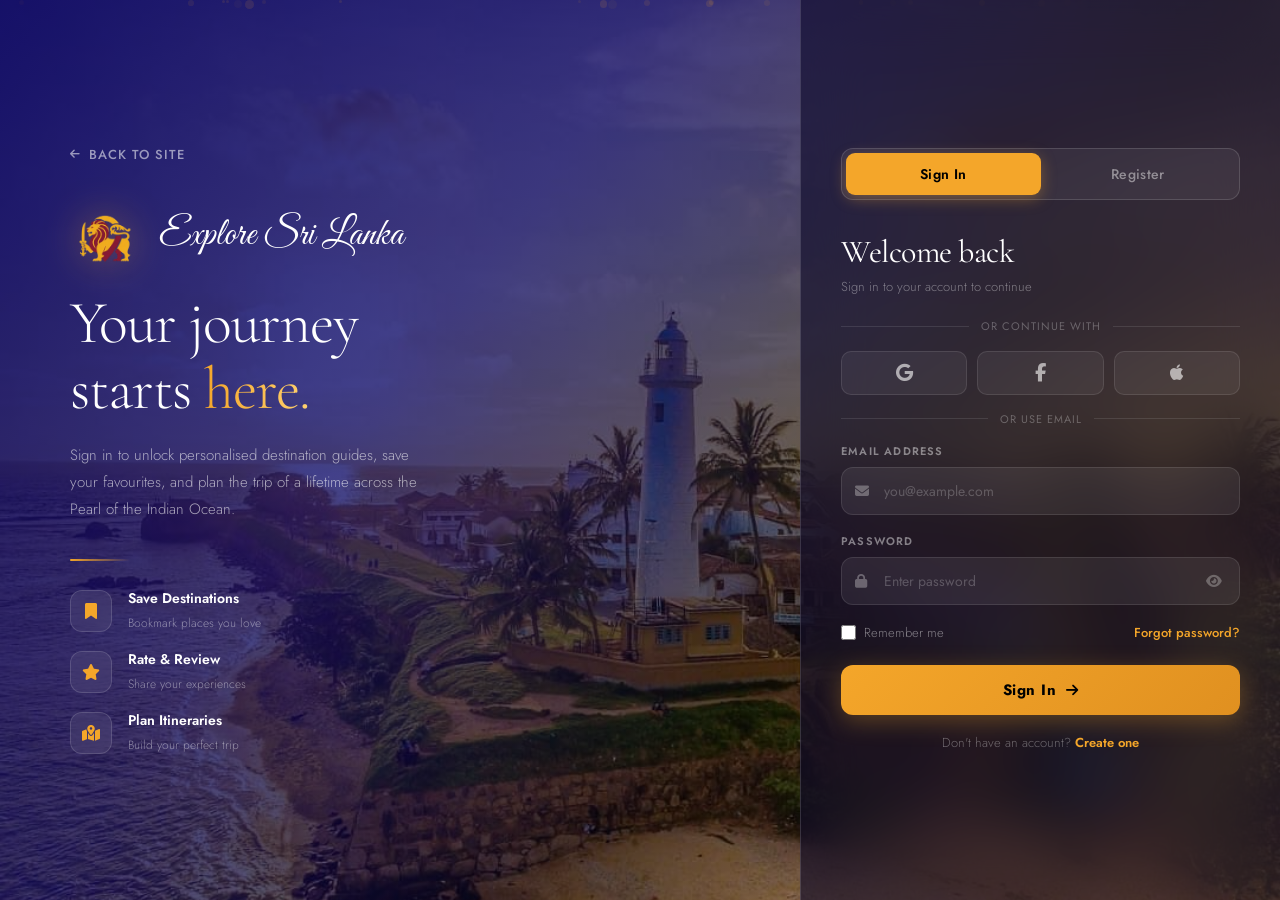
<file: pages/login&signup.html>
<!DOCTYPE html>
<html lang="en">

<head>
  <meta charset="UTF-8">
  <meta name="viewport" content="width=device-width, initial-scale=1.0">
  <title>Sign In — Explore Sri Lanka</title>
  <link
    href="https://fonts.googleapis.com/css2?family=Great+Vibes&family=Cormorant+Garamond:wght@300;400;600&family=Jost:wght@300;400;500;600&display=swap"
    rel="stylesheet">
  <link rel="stylesheet" href="https://cdnjs.cloudflare.com/ajax/libs/font-awesome/6.5.0/css/all.min.css">
  <style>
    *,
    *::before,
    *::after {
      box-sizing: border-box;
      margin: 0;
      padding: 0;
    }

    :root {
      --navy: #050263;
      --gold: #f4a62a;
      --teal: #008f8f;
      --dark: #0a0a1a;
      --glass: rgba(255, 255, 255, 0.07);
      --glass-border: rgba(255, 255, 255, 0.14);
    }

    html,
    body {
      min-height: 100%;
      font-family: 'Jost', sans-serif;
      overflow-x: hidden;
    }

    .bg {
      position: fixed;
      inset: 0;
      background: url('../images/galle.jpg') center/cover no-repeat;
      z-index: 0;
    }

    .bg::after {
      content: '';
      position: absolute;
      inset: 0;
      background: linear-gradient(125deg,
          rgba(5, 2, 99, 0.92) 0%,
          rgba(5, 2, 99, 0.75) 35%,
          rgba(0, 0, 0, 0.55) 65%,
          rgba(244, 166, 42, 0.18) 100%);
    }

    .particles {
      position: fixed;
      inset: 0;
      z-index: 1;
      pointer-events: none;
      overflow: hidden;
    }

    .p {
      position: absolute;
      border-radius: 50%;
      background: rgba(244, 166, 42, 0.25);
      animation: drift linear infinite;
    }

    @keyframes drift {
      from {
        transform: translateY(110vh) rotate(0deg);
        opacity: 0;
      }

      10% {
        opacity: 1;
      }

      90% {
        opacity: 1;
      }

      to {
        transform: translateY(-10vh) rotate(720deg);
        opacity: 0;
      }
    }

    .layout {
      position: relative;
      z-index: 2;
      display: flex;
      min-height: 100vh;
    }

    .left {
      flex: 1.2;
      display: flex;
      flex-direction: column;
      justify-content: center;
      padding: clamp(30px, 5vw, 60px) clamp(24px, 6vw, 70px);
      color: white;
    }

    .back-link {
      display: inline-flex;
      align-items: center;
      gap: 8px;
      color: rgba(255, 255, 255, 0.55);
      text-decoration: none;
      font-size: 13px;
      font-weight: 500;
      letter-spacing: 1px;
      text-transform: uppercase;
      margin-bottom: clamp(30px, 5vh, 60px);
      transition: color 0.3s;
    }

    .back-link:hover {
      color: var(--gold);
    }

    .brand {
      animation: slideUp 0.8s cubic-bezier(0.16, 1, 0.3, 1) both;
    }

    .brand-logo {
      display: flex;
      align-items: center;
      gap: 14px;
      margin-bottom: clamp(20px, 3vh, 40px);
    }

    .brand-logo img {
      height: clamp(38px, 5vw, 54px);
      filter: drop-shadow(0 0 20px rgba(244, 166, 42, 0.4));
    }

    .brand-logo span {
      font-family: 'Great Vibes', cursive;
      font-size: clamp(24px, 3.5vw, 38px);
      color: white;
      line-height: 1;
    }

    .brand h1 {
      font-family: 'Cormorant Garamond', serif;
      font-size: clamp(32px, 5vw, 60px);
      font-weight: 300;
      line-height: 1.1;
      margin-bottom: 20px;
      letter-spacing: -1px;
    }

    .brand h1 em {
      font-style: normal;
      background: linear-gradient(90deg, var(--gold), #ffd270);
      background-clip: text;
      -webkit-background-clip: text;
      -webkit-text-fill-color: transparent;
    }

    .brand p {
      font-size: clamp(13px, 1.2vw, 15px);
      color: rgba(255, 255, 255, 0.6);
      line-height: 1.8;
      max-width: 360px;
      margin-bottom: clamp(28px, 4vh, 50px);
      font-weight: 300;
    }

    .perks {
      display: flex;
      flex-direction: column;
      gap: 16px;
    }

    .perk {
      display: flex;
      align-items: center;
      gap: 16px;
      animation: slideUp 0.8s cubic-bezier(0.16, 1, 0.3, 1) both;
    }

    .perk:nth-child(1) {
      animation-delay: 0.1s;
    }

    .perk:nth-child(2) {
      animation-delay: 0.2s;
    }

    .perk:nth-child(3) {
      animation-delay: 0.3s;
    }

    .perk-icon {
      width: 42px;
      height: 42px;
      min-width: 42px;
      border-radius: 12px;
      background: var(--glass);
      border: 1px solid var(--glass-border);
      display: flex;
      align-items: center;
      justify-content: center;
      font-size: 16px;
      color: var(--gold);
      backdrop-filter: blur(10px);
    }

    .perk-text strong {
      display: block;
      font-size: 14px;
      font-weight: 600;
      color: white;
      margin-bottom: 2px;
    }

    .perk-text span {
      font-size: 12px;
      color: rgba(255, 255, 255, 0.45);
      font-weight: 300;
    }

    .deco-line {
      width: 60px;
      height: 2px;
      background: linear-gradient(90deg, var(--gold), transparent);
      margin: clamp(20px, 3vh, 40px) 0;
      border-radius: 2px;
      animation: slideUp 0.8s ease both;
    }

    .right {
      flex: 0 0 min(480px, 100%);
      width: min(480px, 100%);
      display: flex;
      align-items: center;
      justify-content: center;
      padding: clamp(24px, 4vh, 40px) clamp(20px, 4vw, 40px);
      backdrop-filter: blur(30px);
      background: rgba(10, 8, 40, 0.6);
      border-left: 1px solid var(--glass-border);
      overflow-y: auto;
    }

    .card {
      width: 100%;
      max-width: 400px;
      animation: slideUp 0.7s cubic-bezier(0.16, 1, 0.3, 1) 0.1s both;
    }

    .tabs {
      display: flex;
      background: rgba(255, 255, 255, 0.06);
      border-radius: 12px;
      padding: 4px;
      margin-bottom: clamp(22px, 3.5vh, 36px);
      border: 1px solid var(--glass-border);
    }

    .tab-btn {
      flex: 1;
      padding: 11px;
      border: none;
      background: transparent;
      color: rgba(255, 255, 255, 0.45);
      border-radius: 9px;
      font-size: 14px;
      font-weight: 500;
      font-family: 'Jost', sans-serif;
      cursor: pointer;
      transition: all 0.3s;
      letter-spacing: 0.3px;
    }

    .tab-btn.active {
      background: var(--gold);
      color: #000;
      font-weight: 600;
      box-shadow: 0 4px 15px rgba(244, 166, 42, 0.35);
    }

    .form-head {
      margin-bottom: clamp(18px, 2.5vh, 28px);
    }

    .form-head h2 {
      font-family: 'Cormorant Garamond', serif;
      font-size: clamp(24px, 3.5vw, 32px);
      font-weight: 400;
      color: white;
      margin-bottom: 6px;
      letter-spacing: -0.5px;
    }

    .form-head p {
      font-size: 13px;
      color: rgba(255, 255, 255, 0.4);
      font-weight: 300;
    }

    .alert {
      padding: 12px 14px;
      border-radius: 10px;
      font-size: 13px;
      font-weight: 500;
      margin-bottom: 18px;
      display: none;
      align-items: center;
      gap: 9px;
    }

    .alert.error {
      background: rgba(220, 50, 50, 0.15);
      border: 1px solid rgba(220, 50, 50, 0.3);
      color: #ff8a8a;
    }

    .alert.success {
      background: rgba(1, 149, 26, 0.15);
      border: 1px solid rgba(1, 149, 26, 0.3);
      color: #6debb0;
    }

    .field {
      margin-bottom: clamp(12px, 2vh, 18px);
    }

    .field label {
      display: block;
      font-size: 11px;
      font-weight: 600;
      color: rgba(255, 255, 255, 0.45);
      text-transform: uppercase;
      letter-spacing: 1.2px;
      margin-bottom: 8px;
    }

    .input-wrap {
      position: relative;
    }

    .input-wrap .icon {
      position: absolute;
      left: 14px;
      top: 50%;
      transform: translateY(-50%);
      color: rgba(255, 255, 255, 0.3);
      font-size: 14px;
      pointer-events: none;
    }

    .input-wrap input {
      width: 100%;
      padding: 13px 42px;
      background: rgba(255, 255, 255, 0.07);
      border: 1px solid rgba(255, 255, 255, 0.1);
      border-radius: 12px;
      color: white;
      font-size: 14px;
      font-family: 'Jost', sans-serif;
      font-weight: 400;
      outline: none;
      transition: all 0.25s;
      appearance: none;
      -webkit-appearance: none;
    }

    .input-wrap input::placeholder {
      color: rgba(255, 255, 255, 0.22);
    }

    .input-wrap input:focus {
      background: rgba(255, 255, 255, 0.12);
      border-color: var(--gold);
      box-shadow: 0 0 0 4px rgba(244, 166, 42, 0.1);
    }

    .eye-btn {
      position: absolute;
      right: 14px;
      top: 50%;
      transform: translateY(-50%);
      color: rgba(255, 255, 255, 0.28);
      font-size: 14px;
      cursor: pointer;
      transition: color 0.2s;
      background: none;
      border: none;
      padding: 4px;
      min-width: 24px;
      display: flex;
      align-items: center;
      justify-content: center;
    }

    .eye-btn:hover {
      color: var(--gold);
    }

    .row {
      display: flex;
      justify-content: space-between;
      align-items: center;
      margin-bottom: clamp(16px, 2.5vh, 24px);
      font-size: 13px;
      flex-wrap: wrap;
      gap: 8px;
    }

    .check-label {
      display: flex;
      align-items: center;
      gap: 8px;
      color: rgba(255, 255, 255, 0.45);
      cursor: pointer;
      font-weight: 300;
    }

    .check-label input[type=checkbox] {
      accent-color: var(--gold);
      width: 15px;
      height: 15px;
      min-width: 15px;
    }

    .forgot {
      color: var(--gold);
      font-size: 13px;
      text-decoration: none;
      font-weight: 500;
      transition: opacity 0.2s;
      white-space: nowrap;
    }

    .forgot:hover {
      opacity: 0.75;
    }

    .terms {
      margin-bottom: clamp(14px, 2vh, 22px);
      font-size: 12px;
      color: rgba(255, 255, 255, 0.35);
      font-weight: 300;
    }

    .terms label {
      display: flex;
      align-items: flex-start;
      gap: 9px;
      cursor: pointer;
      line-height: 1.6;
    }

    .terms input[type=checkbox] {
      margin-top: 2px;
      min-width: 15px;
      accent-color: var(--gold);
    }

    .terms a {
      color: var(--gold);
      text-decoration: none;
    }

    .submit-btn {
      width: 100%;
      padding: 14px;
      border: none;
      border-radius: 12px;
      background: linear-gradient(135deg, var(--gold) 0%, #e09020 100%);
      color: #000;
      font-size: 15px;
      font-weight: 700;
      font-family: 'Jost', sans-serif;
      cursor: pointer;
      letter-spacing: 0.5px;
      display: flex;
      align-items: center;
      justify-content: center;
      gap: 10px;
      transition: all 0.3s;
      margin-bottom: clamp(14px, 2vh, 20px);
      box-shadow: 0 6px 25px rgba(244, 166, 42, 0.3);
      -webkit-tap-highlight-color: transparent;
    }

    .submit-btn:hover {
      transform: translateY(-2px);
      box-shadow: 0 10px 35px rgba(244, 166, 42, 0.45);
      background: linear-gradient(135deg, #ffc142 0%, #f4a62a 100%);
    }

    .submit-btn:active {
      transform: translateY(0);
    }

    .submit-btn:disabled {
      opacity: 0.6;
      cursor: not-allowed;
      transform: none;
    }

    .submit-btn .btn-icon {
      font-size: 14px;
      transition: transform 0.3s;
    }

    .submit-btn:hover .btn-icon {
      transform: translateX(4px);
    }

    .spinner {
      width: 16px;
      height: 16px;
      border: 2px solid rgba(0, 0, 0, 0.3);
      border-top-color: #000;
      border-radius: 50%;
      animation: spin 0.7s linear infinite;
      display: none;
    }

    @keyframes spin {
      to {
        transform: rotate(360deg);
      }
    }

    .divider {
      display: flex;
      align-items: center;
      gap: 12px;
      margin-bottom: clamp(12px, 1.8vh, 18px);
    }

    .divider::before,
    .divider::after {
      content: '';
      flex: 1;
      height: 1px;
      background: rgba(255, 255, 255, 0.1);
    }

    .divider span {
      font-size: 11px;
      color: rgba(255, 255, 255, 0.28);
      letter-spacing: 1px;
      text-transform: uppercase;
      white-space: nowrap;
    }

    .social-btns {
      display: flex;
      gap: 10px;
      margin-bottom: clamp(12px, 1.8vh, 18px);
    }

    .social-btn {
      flex: 1;
      padding: 11px;
      background: rgba(255, 255, 255, 0.06);
      border: 1px solid rgba(255, 255, 255, 0.1);
      border-radius: 10px;
      color: rgba(255, 255, 255, 0.6);
      font-size: 18px;
      cursor: pointer;
      transition: all 0.25s;
      display: flex;
      align-items: center;
      justify-content: center;
      min-height: 44px;
      -webkit-tap-highlight-color: transparent;
    }

    .social-btn:hover {
      background: rgba(255, 255, 255, 0.12);
      border-color: rgba(255, 255, 255, 0.25);
      color: white;
      transform: translateY(-2px);
    }

    .switch-text {
      text-align: center;
      font-size: 13px;
      color: rgba(255, 255, 255, 0.35);
      font-weight: 300;
    }

    .switch-text a {
      color: var(--gold);
      font-weight: 600;
      text-decoration: none;
    }

    .switch-text a:hover {
      text-decoration: underline;
    }

    .strength-bar {
      display: flex;
      gap: 4px;
      margin-top: 8px;
    }

    .strength-seg {
      flex: 1;
      height: 3px;
      border-radius: 3px;
      background: rgba(255, 255, 255, 0.1);
      transition: background 0.3s;
    }

    .strength-label {
      font-size: 11px;
      margin-top: 5px;
      font-weight: 500;
      min-height: 16px;
      transition: color 0.3s;
    }

    .form-section {
      display: none;
    }

    .form-section.active {
      display: block;
    }

    @keyframes slideUp {
      from {
        opacity: 0;
        transform: translateY(24px);
      }

      to {
        opacity: 1;
        transform: translateY(0);
      }
    }

    @media (min-width: 1400px) {
      .left {
        padding: 70px 90px;
      }

      .brand h1 {
        font-size: 68px;
      }
    }

    @media (max-width: 1100px) {
      .left {
        flex: 1;
      }

      .right {
        flex: 0 0 420px;
        width: 420px;
      }
    }

    @media (max-width: 900px) {
      .layout {
        flex-direction: column;
        min-height: 100vh;
      }

      .left {
        flex: none;
        padding: clamp(40px, 6vw, 60px) clamp(24px, 6vw, 50px) 36px;
        justify-content: flex-start;
      }

      .brand h1 {
        font-size: clamp(30px, 6vw, 46px);
      }

      .right {
        flex: none;
        width: 100%;
        max-width: 100%;
        border-left: none;
        border-top: 1px solid var(--glass-border);
        padding: clamp(28px, 5vw, 44px) clamp(20px, 6vw, 50px);
        align-items: flex-start;
      }

      .card {
        max-width: 500px;
        margin: 0 auto;
      }

      .perks {
        flex-direction: row;
        flex-wrap: wrap;
        gap: 12px;
      }

      .perk {
        flex: 1 1 160px;
      }
    }

    @media (max-width: 480px) {
      .left {
        padding: 32px 18px 24px;
      }

      .right {
        padding: 24px 16px 32px;
      }

      .brand h1 {
        font-size: clamp(26px, 8vw, 34px);
      }

      .perks {
        display: none;
      }

      .input-wrap input {
        padding: 12px 40px;
        font-size: 16px;
      }
    }
  </style>
</head>

<body>

  <div class="bg"></div>
  <div class="particles" id="particles"></div>

  <div class="layout">

    <!-- LEFT -->
    <div class="left">
      <a href="../index.html" class="back-link">
        <i class="fa-solid fa-arrow-left" style="font-size:11px;"></i> Back to site
      </a>

      <div class="brand">
        <div class="brand-logo">
          <img src="../images/lion.png" alt="Logo">
          <span>Explore Sri Lanka</span>
        </div>

        <h1>Your journey<br>starts <em>here.</em></h1>
        <p>Sign in to unlock personalised destination guides, save your favourites, and plan the trip of a
          lifetime across the Pearl of the Indian Ocean.</p>

        <div class="deco-line"></div>

        <div class="perks">
          <div class="perk">
            <div class="perk-icon"><i class="fa-solid fa-bookmark"></i></div>
            <div class="perk-text">
              <strong>Save Destinations</strong>
              <span>Bookmark places you love</span>
            </div>
          </div>
          <div class="perk">
            <div class="perk-icon"><i class="fa-solid fa-star"></i></div>
            <div class="perk-text">
              <strong>Rate & Review</strong>
              <span>Share your experiences</span>
            </div>
          </div>
          <div class="perk">
            <div class="perk-icon"><i class="fa-solid fa-map-location-dot"></i></div>
            <div class="perk-text">
              <strong>Plan Itineraries</strong>
              <span>Build your perfect trip</span>
            </div>
          </div>
        </div>
      </div>
    </div>

    <!-- RIGHT -->
    <div class="right">
      <div class="card">

        <div class="tabs">
          <button class="tab-btn active" id="tab-login" onclick="switchTab('login')">Sign In</button>
          <button class="tab-btn" id="tab-register" onclick="switchTab('register')">Register</button>
        </div>

        <!-- LOGIN -->
        <div class="form-section active" id="section-login">
          <div class="form-head">
            <h2>Welcome back</h2>
            <p>Sign in to your account to continue</p>
          </div>

          <div class="alert error" id="login-err"></div>
          <div class="alert success" id="login-ok"></div>

          <div class="divider"><span>or continue with</span></div>
          <div class="social-btns">
            <button class="social-btn" title="Google" onclick="socialLogin('Google')"><i
                class="fab fa-google"></i></button>
            <button class="social-btn" title="Facebook" onclick="socialLogin('Facebook')"><i
                class="fab fa-facebook-f"></i></button>
            <button class="social-btn" title="Apple" onclick="socialLogin('Apple')"><i
                class="fab fa-apple"></i></button>
          </div>
          <div class="divider"><span>or use email</span></div>

          <div class="field">
            <label>Email Address</label>
            <div class="input-wrap">
              <i class="fa-solid fa-envelope icon"></i>
              <input type="email" id="l-email" placeholder="you@example.com" autocomplete="email">
            </div>
          </div>

          <div class="field">
            <label>Password</label>
            <div class="input-wrap">
              <i class="fa-solid fa-lock icon"></i>
              <input type="password" id="l-pw" placeholder="Enter password" autocomplete="current-password">
              <button class="eye-btn" onclick="toggleEye('l-pw',this)" tabindex="-1">
                <i class="fa-solid fa-eye"></i>
              </button>
            </div>
          </div>

          <div class="row">
            <label class="check-label">
              <input type="checkbox" id="remember"> Remember me
            </label>
            <a href="#" class="forgot" onclick="doForgotPassword(event)">Forgot password?</a>
          </div>

          <button class="submit-btn" id="login-btn" onclick="doLogin()">
            <div class="spinner" id="login-spinner"></div>
            <span id="login-btn-text">Sign In</span>
            <i class="fa-solid fa-arrow-right btn-icon" id="login-btn-icon"></i>
          </button>

          <p class="switch-text">
            Don't have an account? <a href="#" onclick="switchTab('register')">Create one</a>
          </p>
        </div>

        <!-- REGISTER -->
        <div class="form-section" id="section-register">
          <div class="form-head">
            <h2>Create account</h2>
            <p>Join thousands of Sri Lanka explorers</p>
          </div>

          <div class="alert error" id="reg-err"></div>
          <div class="alert success" id="reg-ok"></div>

          <div class="field">
            <label>Full Name</label>
            <div class="input-wrap">
              <i class="fa-solid fa-user icon"></i>
              <input type="text" id="r-name" placeholder="Your full name" autocomplete="name">
            </div>
          </div>

          <div class="field">
            <label>Email Address</label>
            <div class="input-wrap">
              <i class="fa-solid fa-envelope icon"></i>
              <input type="email" id="r-email" placeholder="you@example.com" autocomplete="email">
            </div>
          </div>

          <div class="field">
            <label>Password</label>
            <div class="input-wrap">
              <i class="fa-solid fa-lock icon"></i>
              <input type="password" id="r-pw" placeholder="Min. 6 characters" oninput="checkStrength(this.value)"
                autocomplete="new-password">
              <button class="eye-btn" onclick="toggleEye('r-pw',this)" tabindex="-1">
                <i class="fa-solid fa-eye"></i>
              </button>
            </div>
            <div class="strength-bar">
              <div class="strength-seg" id="s1"></div>
              <div class="strength-seg" id="s2"></div>
              <div class="strength-seg" id="s3"></div>
              <div class="strength-seg" id="s4"></div>
            </div>
            <div class="strength-label" id="s-label"></div>
          </div>

          <div class="field">
            <label>Confirm Password</label>
            <div class="input-wrap">
              <i class="fa-solid fa-shield-halved icon"></i>
              <input type="password" id="r-confirm" placeholder="Repeat your password" autocomplete="new-password">
              <button class="eye-btn" onclick="toggleEye('r-confirm',this)" tabindex="-1">
                <i class="fa-solid fa-eye"></i>
              </button>
            </div>
          </div>

          <div class="terms">
            <label>
              <input type="checkbox" id="r-terms">
              <span>I agree to the <a href="#">Terms &amp; Conditions</a> and <a href="#">Privacy Policy</a></span>
            </label>
          </div>

          <button class="submit-btn" id="reg-btn" onclick="doRegister()">
            <div class="spinner" id="reg-spinner"></div>
            <span id="reg-btn-text">Create Account</span>
            <i class="fa-solid fa-arrow-right btn-icon" id="reg-btn-icon"></i>
          </button>

          <p class="switch-text">
            Already have an account? <a href="#" onclick="switchTab('login')">Sign in</a>
          </p>
        </div>

      </div>
    </div>

  </div>

  <script>
    /* ══════════════════════════════════════════════
       PARTICLES
    ══════════════════════════════════════════════ */
    (function () {
      var c = document.getElementById('particles');
      for (var i = 0; i < 22; i++) {
        var d = document.createElement('div');
        d.className = 'p';
        var sz = Math.random() * 6 + 3;
        d.style.cssText = [
          'width:' + sz + 'px',
          'height:' + sz + 'px',
          'left:' + (Math.random() * 100) + '%',
          'animation-duration:' + (Math.random() * 18 + 12) + 's',
          'animation-delay:' + (Math.random() * 20) + 's',
          'opacity:' + (Math.random() * 0.5 + 0.1)
        ].join(';');
        c.appendChild(d);
      }
    })();

    /* ══════════════════════════════════════════════
       TAB SWITCH
    ══════════════════════════════════════════════ */
    function switchTab(t) {
      ['login', 'register'].forEach(function (n) {
        document.getElementById('section-' + n).classList.toggle('active', n === t);
        document.getElementById('tab-' + n).classList.toggle('active', n === t);
      });
    }

    /* ══════════════════════════════════════════════
       PASSWORD TOGGLE
    ══════════════════════════════════════════════ */
    function toggleEye(id, btn) {
      var el = document.getElementById(id);
      var show = el.type === 'password';
      el.type = show ? 'text' : 'password';
      btn.innerHTML = show
        ? '<i class="fa-solid fa-eye-slash"></i>'
        : '<i class="fa-solid fa-eye"></i>';
    }

    /* ══════════════════════════════════════════════
       PASSWORD STRENGTH
    ══════════════════════════════════════════════ */
    function checkStrength(v) {
      var score = 0;
      if (v.length >= 6) score++;
      if (v.length >= 10) score++;
      if (/[A-Z]/.test(v) && /[0-9]/.test(v)) score++;
      if (/[^A-Za-z0-9]/.test(v)) score++;
      var colors = ['', '#e24b4a', '#f4a62a', '#1d9e75', '#1d9e75'];
      var labels = ['', 'Weak', 'Fair', 'Good', 'Strong'];
      for (var i = 1; i <= 4; i++) {
        document.getElementById('s' + i).style.background =
          i <= score ? colors[score] : 'rgba(255,255,255,0.1)';
      }
      var lbl = document.getElementById('s-label');
      lbl.textContent = v.length ? labels[score] : '';
      lbl.style.color = colors[score];
    }

    /* ══════════════════════════════════════════════
       ALERT HELPERS
    ══════════════════════════════════════════════ */
    function showAlert(id, msg, type) {
      var el = document.getElementById(id);
      el.innerHTML = '<i class="fa-solid fa-' +
        (type === 'error' ? 'circle-exclamation' : 'circle-check') +
        '"></i> ' + msg;
      el.style.display = 'flex';
      el.className = 'alert ' + type;
    }

    function hideAlerts() {
      ['login-err', 'login-ok', 'reg-err', 'reg-ok'].forEach(function (id) {
        document.getElementById(id).style.display = 'none';
      });
    }

    /* ══════════════════════════════════════════════
       BUTTON LOADING STATE
    ══════════════════════════════════════════════ */
    function setLoading(prefix, loading) {
      var btn = document.getElementById(prefix + '-btn');
      var spinner = document.getElementById(prefix + '-spinner');
      var text = document.getElementById(prefix + '-btn-text');
      var icon = document.getElementById(prefix + '-btn-icon');
      btn.disabled = loading;
      spinner.style.display = loading ? 'block' : 'none';
      text.textContent = loading
        ? (prefix === 'login' ? 'Signing in…' : 'Creating account…')
        : (prefix === 'login' ? 'Sign In' : 'Create Account');
      if (icon) icon.style.display = loading ? 'none' : 'inline';
    }

    /* ══════════════════════════════════════════════
        LOGIN — PHP Backend
    ══════════════════════════════════════════════ */
    function doLogin() {
      hideAlerts();
      var email = document.getElementById('l-email').value.trim();
      var pw = document.getElementById('l-pw').value;
      var remember = document.getElementById('remember').checked;

      if (!email || !pw) {
        return showAlert('login-err', 'Please fill in all fields.', 'error');
      }

      setLoading('login', true);

      fetch('../php/login.php', {
        method: 'POST',
        headers: { 'Content-Type': 'application/json' },
        body: JSON.stringify({ email: email, password: pw, remember: remember })
      })
        .then(function (res) { return res.json(); })
        .then(function (data) {
          setLoading('login', false);

          if (data.success) {
            showAlert('login-ok', data.message + ' Redirecting…', 'success');
            setTimeout(function () {
              // ✅ Role check කරලා redirect
              if (data.user && data.user.role === 'admin') {
                window.location.href = '../pages/admin.html';
              } else {
                window.location.href = '../index.html';
              }
            }, 1100);
          }
          else {
            showAlert('login-err', data.message, 'error');
          }
        })
        .catch(function () {
          setLoading('login', false);
          showAlert('login-err', 'Server error. Please try again.', 'error');
        });
    }

    /* ══════════════════════════════════════════════
       ✅ REGISTER — PHP Backend
    ══════════════════════════════════════════════ */
    function doRegister() {
      hideAlerts();
      var name = document.getElementById('r-name').value.trim();
      var email = document.getElementById('r-email').value.trim();
      var pw = document.getElementById('r-pw').value;
      var cpw = document.getElementById('r-confirm').value;
      var terms = document.getElementById('r-terms').checked;

      if (!name) return showAlert('reg-err', 'Please enter your full name.', 'error');
      if (!email) return showAlert('reg-err', 'Please enter a valid email.', 'error');
      if (pw.length < 6) return showAlert('reg-err', 'Password must be at least 6 characters.', 'error');
      if (pw !== cpw) return showAlert('reg-err', 'Passwords do not match.', 'error');
      if (!terms) return showAlert('reg-err', 'Please accept the Terms & Conditions.', 'error');

      setLoading('reg', true);

      fetch('../php/register.php', {
        method: 'POST',
        headers: { 'Content-Type': 'application/json' },
        body: JSON.stringify({ name: name, email: email, password: pw })
      })
        .then(function (res) { return res.json(); })
        .then(function (data) {
          setLoading('reg', false);
          if (data.success) {
            showAlert('reg-ok', data.message + ' Signing you in…', 'success');
            setTimeout(function () { window.location.href = '../index.html'; }, 1200);
          } else {
            showAlert('reg-err', data.message, 'error');
          }
        })
        .catch(function () {
          setLoading('reg', false);
          showAlert('reg-err', 'Server error. Please try again.', 'error');
        });
    }

    /* ══════════════════════════════════════════════
       SOCIAL LOGIN — Coming Soon
    ══════════════════════════════════════════════ */
    function socialLogin(provider) {
      showAlert('login-err', provider + ' sign-in coming soon.', 'error');
    }

    /* ══════════════════════════════════════════════
       FORGOT PASSWORD
    ══════════════════════════════════════════════ */
    function doForgotPassword(e) {
      e.preventDefault();
      var email = document.getElementById('l-email').value.trim();
      if (!email) {
        showAlert('login-err', 'Enter your email above first, then click Forgot password.', 'error');
        document.getElementById('l-email').focus();
        return;
      }
      showAlert('login-ok', 'Password reset feature coming soon. Please contact support.', 'success');
    }

    /* ══════════════════════════════════════════════
       ENTER KEY
    ══════════════════════════════════════════════ */
    document.addEventListener('keydown', function (e) {
      if (e.key !== 'Enter') return;
      if (document.getElementById('section-login').classList.contains('active')) doLogin();
      else doRegister();
    });
  </script>
</body>

</html>
</file>
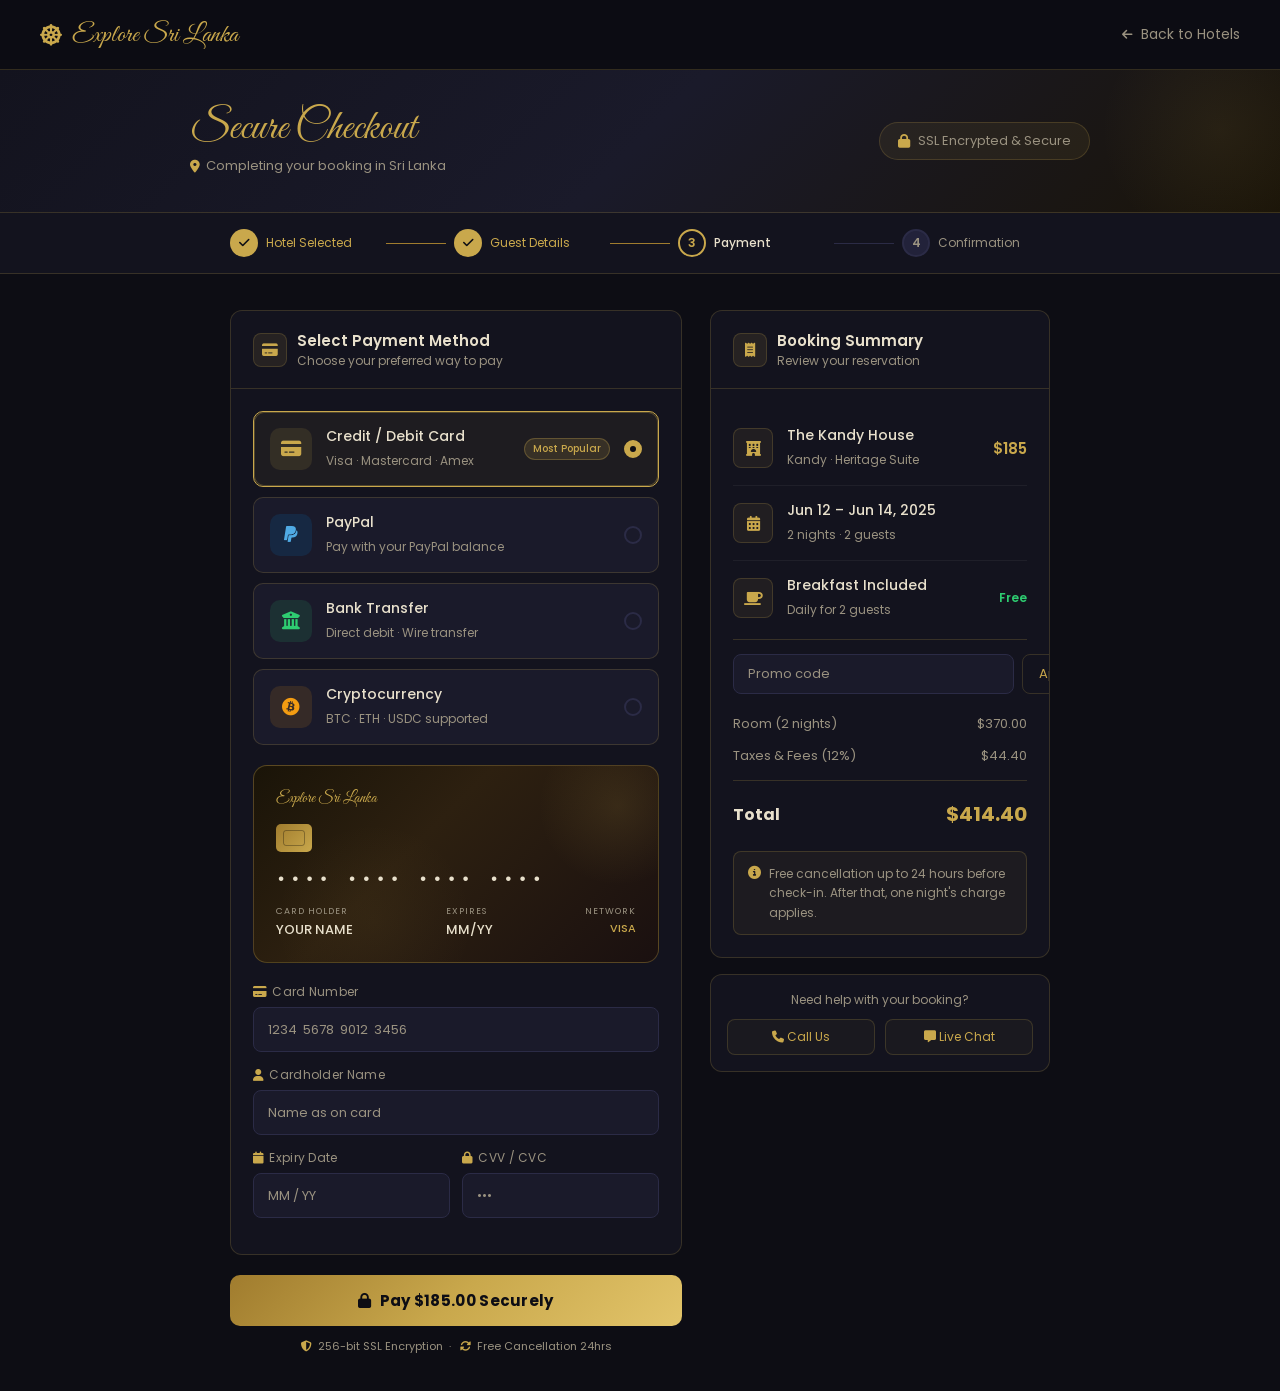
<file: pages/paymant_method.html>
<!DOCTYPE html>
<html lang="en">

<head>
    <title>Payment - Explore Sri Lanka</title>
    <link rel="stylesheet" href="https://cdnjs.cloudflare.com/ajax/libs/font-awesome/6.5.0/css/all.min.css">
    <link
        href="https://fonts.googleapis.com/css2?family=Great+Vibes&family=Poppins:wght@300;400;500;600;700&display=swap"
        rel="stylesheet">
    <meta name="viewport" content="width=device-width, initial-scale=1">
    <style>
        /* ── RESET & BASE ── */
        *,
        *::before,
        *::after {
            box-sizing: border-box;
            margin: 0;
            padding: 0;
        }

        :root {
            --gold: #c9a84c;
            --gold-light: #e2c46a;
            --gold-dark: #a07c2e;
            --dark: #0d0d14;
            --dark2: #13131e;
            --dark3: #1a1a2a;
            --dark4: #22223a;
            --dark5: #2b2b46;
            --text: #e8e0cc;
            --text-muted: #9a9280;
            --border: rgba(201, 168, 76, 0.2);
            --border-hover: rgba(201, 168, 76, 0.5);
            --success: #2ecc71;
            --radius: 12px;
        }

        body {
            font-family: 'Poppins', sans-serif;
            background: var(--dark);
            color: var(--text);
            min-height: 100vh;
        }

        /* ── NAVBAR (matches main site) ── */
        .navbar {
            background: rgba(13, 13, 20, 0.97);
            backdrop-filter: blur(12px);
            display: flex;
            align-items: center;
            justify-content: space-between;
            padding: 0 40px;
            height: 70px;
            border-bottom: 1px solid var(--border);
            position: sticky;
            top: 0;
            z-index: 999;
        }

        .logo-container {
            display: flex;
            align-items: center;
            gap: 10px;
            text-decoration: none;
        }

        .logo-container h2 {
            font-family: 'Great Vibes', cursive;
            font-size: 26px;
            color: var(--gold);
            font-weight: 400;
        }

        .logo-icon {
            font-size: 22px;
            color: var(--gold);
        }

        .nav-back {
            display: flex;
            align-items: center;
            gap: 8px;
            color: var(--text-muted);
            font-size: 14px;
            cursor: pointer;
            transition: color 0.2s;
            background: none;
            border: none;
            font-family: 'Poppins', sans-serif;
        }

        .nav-back:hover {
            color: var(--gold);
        }

        .nav-back i {
            font-size: 12px;
        }

        /* ── PAGE HERO STRIP ── */
        .pay-hero {
            background: linear-gradient(135deg, var(--dark2) 0%, var(--dark3) 50%, #1a1408 100%);
            border-bottom: 1px solid var(--border);
            padding: 36px 40px;
            position: relative;
            overflow: hidden;
        }

        .pay-hero::before {
            content: '';
            position: absolute;
            top: -60px;
            right: -60px;
            width: 240px;
            height: 240px;
            border-radius: 50%;
            background: radial-gradient(circle, rgba(201, 168, 76, 0.08) 0%, transparent 70%);
            pointer-events: none;
        }

        .pay-hero-inner {
            max-width: 900px;
            margin: 0 auto;
            display: flex;
            align-items: center;
            justify-content: space-between;
            gap: 20px;
        }

        .pay-hero-left h1 {
            font-family: 'Great Vibes', cursive;
            font-size: 42px;
            color: var(--gold);
            font-weight: 400;
            line-height: 1.1;
            margin-bottom: 4px;
        }

        .pay-hero-left p {
            font-size: 13px;
            color: var(--text-muted);
            display: flex;
            align-items: center;
            gap: 6px;
        }

        .pay-hero-left p i {
            color: var(--gold);
        }

        .pay-secure-badge {
            display: flex;
            align-items: center;
            gap: 8px;
            background: rgba(201, 168, 76, 0.08);
            border: 1px solid var(--border);
            border-radius: 30px;
            padding: 8px 18px;
            font-size: 13px;
            color: var(--text-muted);
        }

        .pay-secure-badge i {
            color: var(--gold);
            font-size: 14px;
        }

        /* ── PROGRESS STEPS ── */
        .progress-wrap {
            background: var(--dark2);
            border-bottom: 1px solid var(--border);
        }

        .progress-inner {
            max-width: 900px;
            margin: 0 auto;
            padding: 16px 40px;
            display: flex;
            align-items: center;
            gap: 0;
        }

        .step {
            display: flex;
            align-items: center;
            gap: 8px;
            flex: 1;
        }

        .step-circle {
            width: 28px;
            height: 28px;
            border-radius: 50%;
            display: flex;
            align-items: center;
            justify-content: center;
            font-size: 12px;
            font-weight: 600;
            flex-shrink: 0;
        }

        .step.done .step-circle {
            background: var(--gold);
            color: var(--dark);
        }

        .step.active .step-circle {
            background: transparent;
            border: 2px solid var(--gold);
            color: var(--gold);
        }

        .step.pending .step-circle {
            background: var(--dark4);
            border: 2px solid var(--dark5);
            color: var(--text-muted);
        }

        .step-label {
            font-size: 12px;
        }

        .step.done .step-label {
            color: var(--gold);
        }

        .step.active .step-label {
            color: var(--text);
            font-weight: 500;
        }

        .step.pending .step-label {
            color: var(--text-muted);
        }

        .step-line {
            flex: 1;
            height: 1px;
            background: var(--dark5);
            margin: 0 8px;
            max-width: 60px;
        }

        .step.done+.step-line {
            background: var(--gold-dark);
        }

        /* ── MAIN LAYOUT ── */
        .pay-layout {
            max-width: 900px;
            margin: 36px auto;
            padding: 0 40px;
            display: grid;
            grid-template-columns: 1fr 340px;
            gap: 28px;
            align-items: start;
        }

        /* ── SECTION CARD ── */
        .pay-card {
            background: var(--dark2);
            border: 1px solid var(--border);
            border-radius: var(--radius);
            overflow: hidden;
            animation: fadeUp 0.4s ease both;
        }

        @keyframes fadeUp {
            from {
                opacity: 0;
                transform: translateY(16px);
            }

            to {
                opacity: 1;
                transform: translateY(0);
            }
        }

        .pay-card-header {
            padding: 18px 22px;
            border-bottom: 1px solid var(--border);
            display: flex;
            align-items: center;
            gap: 10px;
        }

        .pay-card-header .header-icon {
            width: 34px;
            height: 34px;
            border-radius: 8px;
            background: rgba(201, 168, 76, 0.1);
            border: 1px solid var(--border);
            display: flex;
            align-items: center;
            justify-content: center;
            color: var(--gold);
            font-size: 14px;
        }

        .pay-card-header h3 {
            font-size: 15px;
            font-weight: 600;
            color: var(--text);
        }

        .pay-card-header p {
            font-size: 12px;
            color: var(--text-muted);
        }

        .pay-card-body {
            padding: 22px;
        }

        /* ── PAYMENT METHOD BUTTONS ── */
        .method-list {
            display: flex;
            flex-direction: column;
            gap: 10px;
        }

        .method-item {
            display: flex;
            align-items: center;
            gap: 14px;
            padding: 14px 16px;
            border-radius: 10px;
            border: 1.5px solid var(--border);
            background: var(--dark3);
            cursor: pointer;
            transition: all 0.2s ease;
            position: relative;
        }

        .method-item:hover {
            border-color: var(--border-hover);
            background: var(--dark4);
        }

        .method-item.active {
            border-color: var(--gold);
            background: rgba(201, 168, 76, 0.06);
        }

        .method-item.active::before {
            content: '';
            position: absolute;
            inset: 0;
            border-radius: 10px;
            box-shadow: 0 0 0 1px rgba(201, 168, 76, 0.3) inset;
        }

        .method-icon-box {
            width: 42px;
            height: 42px;
            border-radius: 10px;
            display: flex;
            align-items: center;
            justify-content: center;
            font-size: 18px;
            flex-shrink: 0;
        }

        .icon-card-bg {
            background: rgba(201, 168, 76, 0.12);
            color: var(--gold);
        }

        .icon-pay-bg {
            background: rgba(0, 119, 202, 0.15);
            color: #4faae4;
        }

        .icon-bank-bg {
            background: rgba(46, 204, 113, 0.12);
            color: #2ecc71;
        }

        .icon-crypto-bg {
            background: rgba(243, 156, 18, 0.12);
            color: #f39c12;
        }

        .method-text {
            flex: 1;
        }

        .method-text strong {
            display: block;
            font-size: 14px;
            font-weight: 500;
            color: var(--text);
        }

        .method-text span {
            font-size: 12px;
            color: var(--text-muted);
        }

        .method-popular {
            font-size: 10px;
            background: rgba(201, 168, 76, 0.15);
            color: var(--gold);
            padding: 2px 8px;
            border-radius: 20px;
            border: 1px solid rgba(201, 168, 76, 0.3);
            font-weight: 500;
        }

        .method-radio {
            width: 18px;
            height: 18px;
            border-radius: 50%;
            border: 2px solid var(--dark5);
            flex-shrink: 0;
            transition: all 0.2s;
            display: flex;
            align-items: center;
            justify-content: center;
        }

        .method-item.active .method-radio {
            border-color: var(--gold);
            background: var(--gold);
        }

        .method-item.active .method-radio::after {
            content: '';
            width: 6px;
            height: 6px;
            border-radius: 50%;
            background: var(--dark);
        }

        /* ── CARD FORM ── */
        .card-form {
            display: none;
            margin-top: 20px;
            animation: fadeUp 0.25s ease;
        }

        .card-form.show {
            display: block;
        }

        .alt-pay-form {
            display: none;
            margin-top: 20px;
            animation: fadeUp 0.25s ease;
        }

        .alt-pay-form.show {
            display: flex;
            flex-direction: column;
            align-items: center;
            gap: 12px;
        }

        .alt-pay-form p {
            font-size: 13px;
            color: var(--text-muted);
            text-align: center;
            line-height: 1.6;
        }

        /* CARD PREVIEW */
        .card-preview {
            border-radius: 14px;
            padding: 22px;
            margin-bottom: 20px;
            background: linear-gradient(135deg, #1a1408 0%, #2d2010 40%, #1a1010 100%);
            border: 1px solid rgba(201, 168, 76, 0.3);
            position: relative;
            overflow: hidden;
        }

        .card-preview::before {
            content: '';
            position: absolute;
            top: -40px;
            right: -40px;
            width: 160px;
            height: 160px;
            border-radius: 50%;
            background: radial-gradient(circle, rgba(201, 168, 76, 0.12) 0%, transparent 70%);
        }

        .card-preview::after {
            content: '';
            position: absolute;
            bottom: -60px;
            left: 20px;
            width: 200px;
            height: 200px;
            border-radius: 50%;
            background: radial-gradient(circle, rgba(201, 168, 76, 0.05) 0%, transparent 70%);
        }

        .card-logo {
            font-family: 'Great Vibes', cursive;
            font-size: 16px;
            color: var(--gold);
            margin-bottom: 16px;
        }

        .card-chip {
            width: 36px;
            height: 28px;
            border-radius: 5px;
            background: linear-gradient(135deg, var(--gold-dark), var(--gold));
            margin-bottom: 18px;
            position: relative;
        }

        .card-chip::after {
            content: '';
            position: absolute;
            top: 50%;
            left: 50%;
            transform: translate(-50%, -50%);
            width: 22px;
            height: 16px;
            border-radius: 3px;
            border: 1px solid rgba(0, 0, 0, 0.3);
        }

        .card-number-row {
            font-family: 'Courier New', monospace;
            font-size: 17px;
            letter-spacing: 4px;
            color: var(--text);
            margin-bottom: 16px;
            position: relative;
            z-index: 1;
        }

        .card-bottom-row {
            display: flex;
            justify-content: space-between;
            position: relative;
            z-index: 1;
        }

        .card-field-label {
            font-size: 9px;
            color: var(--text-muted);
            text-transform: uppercase;
            letter-spacing: 1px;
            margin-bottom: 2px;
        }

        .card-field-val {
            font-size: 13px;
            font-weight: 500;
            color: var(--text);
        }

        /* FORM FIELDS */
        .form-group {
            margin-bottom: 14px;
        }

        .form-group label {
            display: block;
            font-size: 12px;
            color: var(--text-muted);
            margin-bottom: 6px;
            letter-spacing: 0.3px;
        }

        .form-group input {
            width: 100%;
            background: var(--dark3);
            border: 1.5px solid var(--dark5);
            border-radius: 8px;
            padding: 11px 14px;
            color: var(--text);
            font-family: 'Poppins', sans-serif;
            font-size: 14px;
            transition: border-color 0.2s;
            outline: none;
        }

        .form-group input:focus {
            border-color: var(--gold);
            background: var(--dark4);
        }

        .form-group input::placeholder {
            color: var(--text-muted);
            font-size: 13px;
        }

        .form-row {
            display: grid;
            grid-template-columns: 1fr 1fr;
            gap: 12px;
        }

        /* ── ORDER SUMMARY CARD ── */
        .order-card {
            animation: fadeUp 0.4s ease 0.1s both;
        }

        .order-item {
            display: flex;
            align-items: center;
            gap: 14px;
            padding: 14px 0;
            border-bottom: 1px solid rgba(255, 255, 255, 0.05);
        }

        .order-item:last-child {
            border-bottom: none;
        }

        .order-item-icon {
            width: 40px;
            height: 40px;
            border-radius: 8px;
            background: rgba(201, 168, 76, 0.08);
            border: 1px solid var(--border);
            display: flex;
            align-items: center;
            justify-content: center;
            color: var(--gold);
            font-size: 15px;
            flex-shrink: 0;
        }

        .order-item-text {
            flex: 1;
        }

        .order-item-text strong {
            display: block;
            font-size: 14px;
            font-weight: 500;
            color: var(--text);
        }

        .order-item-text span {
            font-size: 12px;
            color: var(--text-muted);
        }

        .order-item-price {
            font-size: 15px;
            font-weight: 600;
            color: var(--gold);
        }

        .order-divider {
            border: none;
            border-top: 1px solid var(--border);
            margin: 4px 0;
        }

        .order-row {
            display: flex;
            justify-content: space-between;
            align-items: center;
            padding: 6px 0;
            font-size: 13px;
            color: var(--text-muted);
        }

        .order-row.total {
            font-size: 16px;
            font-weight: 700;
            color: var(--text);
            padding-top: 10px;
        }

        .order-row.total .price {
            color: var(--gold);
            font-size: 20px;
        }

        .discount {
            color: var(--success) !important;
        }

        .promo-row {
            display: flex;
            gap: 8px;
            margin: 14px 0;
        }

        .promo-row input {
            flex: 1;
            background: var(--dark3);
            border: 1.5px solid var(--dark5);
            border-radius: 8px;
            padding: 9px 14px;
            color: var(--text);
            font-family: 'Poppins', sans-serif;
            font-size: 13px;
            outline: none;
            transition: border-color 0.2s;
        }

        .promo-row input:focus {
            border-color: var(--gold);
        }

        .promo-row input::placeholder {
            color: var(--text-muted);
        }

        .promo-btn {
            padding: 9px 16px;
            border-radius: 8px;
            background: transparent;
            border: 1.5px solid var(--border);
            color: var(--gold);
            font-size: 13px;
            font-family: 'Poppins', sans-serif;
            cursor: pointer;
            transition: all 0.2s;
        }

        .promo-btn:hover {
            border-color: var(--gold);
            background: rgba(201, 168, 76, 0.06);
        }

        /* ── PAY BUTTON (matches hotel-book-btn style) ── */
        .hotel-book-btn,
        .pay-now-btn {
            width: 100%;
            padding: 14px;
            border-radius: 10px;
            border: none;
            background: linear-gradient(135deg, var(--gold-dark), var(--gold), var(--gold-light));
            color: var(--dark);
            font-family: 'Poppins', sans-serif;
            font-size: 15px;
            font-weight: 700;
            cursor: pointer;
            transition: all 0.25s ease;
            letter-spacing: 0.3px;
            margin-top: 16px;
            display: flex;
            align-items: center;
            justify-content: center;
            gap: 8px;
        }

        .pay-now-btn:hover {
            transform: translateY(-2px);
            box-shadow: 0 8px 24px rgba(201, 168, 76, 0.3);
        }

        .pay-now-btn:active {
            transform: scale(0.98);
        }

        .pay-now-btn.loading {
            opacity: 0.8;
            pointer-events: none;
        }

        .pay-now-btn.success {
            background: linear-gradient(135deg, #1a6b3c, #27ae60, #2ecc71);
            color: #fff;
        }

        .security-strip {
            display: flex;
            align-items: center;
            justify-content: center;
            gap: 6px;
            margin-top: 12px;
            font-size: 11px;
            color: var(--text-muted);
        }

        .security-strip i {
            color: var(--gold);
        }

        /* ── SUCCESS OVERLAY ── */
        .success-overlay {
            position: fixed;
            inset: 0;
            background: rgba(0, 0, 0, 0.85);
            z-index: 9999;
            display: none;
            align-items: center;
            justify-content: center;
        }

        .success-overlay.show {
            display: flex;
        }

        .success-box {
            background: var(--dark2);
            border: 1px solid rgba(46, 204, 113, 0.4);
            border-radius: 20px;
            padding: 44px;
            text-align: center;
            max-width: 400px;
            animation: popIn 0.4s cubic-bezier(0.34, 1.56, 0.64, 1);
        }

        @keyframes popIn {
            from {
                opacity: 0;
                transform: scale(0.7);
            }

            to {
                opacity: 1;
                transform: scale(1);
            }
        }

        .success-icon {
            width: 72px;
            height: 72px;
            border-radius: 50%;
            background: rgba(46, 204, 113, 0.12);
            border: 2px solid rgba(46, 204, 113, 0.4);
            display: flex;
            align-items: center;
            justify-content: center;
            font-size: 30px;
            color: var(--success);
            margin: 0 auto 20px;
        }

        .success-box h2 {
            font-family: 'Great Vibes', cursive;
            font-size: 36px;
            color: var(--gold);
            font-weight: 400;
            margin-bottom: 8px;
        }

        .success-box p {
            font-size: 14px;
            color: var(--text-muted);
            line-height: 1.6;
            margin-bottom: 24px;
        }

        .success-ref {
            background: var(--dark3);
            border: 1px solid var(--border);
            border-radius: 8px;
            padding: 10px 18px;
            font-size: 13px;
            color: var(--text-muted);
            margin-bottom: 20px;
        }

        .success-ref span {
            color: var(--gold);
            font-weight: 600;
        }

        /* ── RESPONSIVE ── */
        @media (max-width: 720px) {
            .pay-layout {
                grid-template-columns: 1fr;
                padding: 0 16px;
            }

            .pay-hero {
                padding: 24px 16px;
            }

            .pay-hero-inner {
                flex-direction: column;
                gap: 12px;
            }

            .pay-hero-left h1 {
                font-size: 32px;
            }

            .progress-inner {
                padding: 14px 16px;
            }

            .step-label {
                display: none;
            }

            .navbar {
                padding: 0 16px;
            }
        }
    </style>
</head>

<body>

    <!-- ══ NAVBAR ══ -->
    <header>
        <nav class="navbar">
            <a class="logo-container" href="../index.html" style="text-decoration:none;">
                <i class="fa-solid fa-dharmachakra logo-icon"></i>
                <h2>Explore Sri Lanka</h2>
            </a>
            <button class="nav-back" onclick="history.back()">
                <i class="fa-solid fa-arrow-left"></i> Back to Hotels
            </button>
        </nav>
    </header>

    <!-- ══ HERO STRIP ══ -->
    <div class="pay-hero">
        <div class="pay-hero-inner">
            <div class="pay-hero-left">
                <h1>Secure Checkout</h1>
                <p><i class="fa-solid fa-location-dot"></i> Completing your booking in Sri Lanka</p>
            </div>
            <div class="pay-secure-badge">
                <i class="fa-solid fa-lock"></i>
                SSL Encrypted &amp; Secure
            </div>
        </div>
    </div>

    <!-- ══ PROGRESS STEPS ══ -->
    <div class="progress-wrap">
        <div class="progress-inner">
            <div class="step done">
                <div class="step-circle"><i class="fa-solid fa-check"></i></div>
                <span class="step-label">Hotel Selected</span>
            </div>
            <div class="step-line"></div>
            <div class="step done">
                <div class="step-circle"><i class="fa-solid fa-check"></i></div>
                <span class="step-label">Guest Details</span>
            </div>
            <div class="step-line"></div>
            <div class="step active">
                <div class="step-circle">3</div>
                <span class="step-label">Payment</span>
            </div>
            <div class="step-line"></div>
            <div class="step pending">
                <div class="step-circle">4</div>
                <span class="step-label">Confirmation</span>
            </div>
        </div>
    </div>

    <!-- ══ MAIN LAYOUT ══ -->
    <div class="pay-layout">

        <!-- LEFT: PAYMENT METHODS + FORM -->
        <div>

            <!-- METHOD SELECTION -->
            <div class="pay-card" style="margin-bottom:20px;">
                <div class="pay-card-header">
                    <div class="header-icon"><i class="fa-solid fa-credit-card"></i></div>
                    <div>
                        <h3>Select Payment Method</h3>
                        <p>Choose your preferred way to pay</p>
                    </div>
                </div>
                <div class="pay-card-body">
                    <div class="method-list">

                        <div class="method-item active" id="m-card" onclick="selectMethod('card', this)">
                            <div class="method-icon-box icon-card-bg"><i class="fa-solid fa-credit-card"></i></div>
                            <div class="method-text">
                                <strong>Credit / Debit Card</strong>
                                <span>Visa · Mastercard · Amex</span>
                            </div>
                            <span class="method-popular">Most Popular</span>
                            <div class="method-radio"></div>
                        </div>

                        <div class="method-item" id="m-paypal" onclick="selectMethod('paypal', this)">
                            <div class="method-icon-box icon-pay-bg"><i class="fa-brands fa-paypal"></i></div>
                            <div class="method-text">
                                <strong>PayPal</strong>
                                <span>Pay with your PayPal balance</span>
                            </div>
                            <div class="method-radio"></div>
                        </div>

                        <div class="method-item" id="m-bank" onclick="selectMethod('bank', this)">
                            <div class="method-icon-box icon-bank-bg"><i class="fa-solid fa-building-columns"></i></div>
                            <div class="method-text">
                                <strong>Bank Transfer</strong>
                                <span>Direct debit · Wire transfer</span>
                            </div>
                            <div class="method-radio"></div>
                        </div>

                        <div class="method-item" id="m-crypto" onclick="selectMethod('crypto', this)">
                            <div class="method-icon-box icon-crypto-bg"><i class="fa-brands fa-bitcoin"></i></div>
                            <div class="method-text">
                                <strong>Cryptocurrency</strong>
                                <span>BTC · ETH · USDC supported</span>
                            </div>
                            <div class="method-radio"></div>
                        </div>

                    </div><!-- /method-list -->

                    <!-- ── CARD FORM ── -->
                    <div class="card-form show" id="form-card">
                        <div class="card-preview">
                            <div class="card-logo">Explore Sri Lanka</div>
                            <div class="card-chip"></div>
                            <div class="card-number-row" id="prev-number">•••• •••• •••• ••••</div>
                            <div class="card-bottom-row">
                                <div>
                                    <div class="card-field-label">Card Holder</div>
                                    <div class="card-field-val" id="prev-name">YOUR NAME</div>
                                </div>
                                <div>
                                    <div class="card-field-label">Expires</div>
                                    <div class="card-field-val" id="prev-exp">MM/YY</div>
                                </div>
                                <div>
                                    <div class="card-field-label" style="text-align:right">Network</div>
                                    <div class="card-field-val" id="prev-network"
                                        style="text-align:right;font-size:11px;color:var(--gold)">VISA</div>
                                </div>
                            </div>
                        </div>

                        <div class="form-group">
                            <label><i class="fa-solid fa-credit-card"
                                    style="color:var(--gold);margin-right:5px;"></i>Card Number</label>
                            <input type="text" id="inp-num" placeholder="1234  5678  9012  3456" maxlength="19"
                                oninput="onCardNum(this)">
                        </div>
                        <div class="form-group">
                            <label><i class="fa-solid fa-user"
                                    style="color:var(--gold);margin-right:5px;"></i>Cardholder Name</label>
                            <input type="text" id="inp-name" placeholder="Name as on card"
                                oninput="document.getElementById('prev-name').textContent=this.value.toUpperCase()||'YOUR NAME'">
                        </div>
                        <div class="form-row">
                            <div class="form-group">
                                <label><i class="fa-solid fa-calendar"
                                        style="color:var(--gold);margin-right:5px;"></i>Expiry Date</label>
                                <input type="text" id="inp-exp" placeholder="MM / YY" maxlength="7"
                                    oninput="onExpiry(this)">
                            </div>
                            <div class="form-group">
                                <label><i class="fa-solid fa-lock" style="color:var(--gold);margin-right:5px;"></i>CVV /
                                    CVC</label>
                                <input type="password" id="inp-cvv" placeholder="•••" maxlength="4">
                            </div>
                        </div>
                    </div>

                    <!-- ── PAYPAL FORM ── -->
                    <div class="alt-pay-form" id="form-paypal">
                        <i class="fa-brands fa-paypal" style="font-size:40px;color:#4faae4;"></i>
                        <p>You'll be redirected to PayPal to complete your payment securely. Your booking details will
                            be saved.</p>
                        <button class="pay-now-btn" style="max-width:260px;" onclick="handlePay('PayPal')">
                            <i class="fa-brands fa-paypal"></i> Continue with PayPal
                        </button>
                    </div>

                    <!-- ── BANK FORM ── -->
                    <div class="alt-pay-form" id="form-bank">
                        <i class="fa-solid fa-building-columns" style="font-size:36px;color:#2ecc71;"></i>
                        <p>Bank transfer details will be sent to your email. Payment processing may take 1–3 business
                            days.</p>
                        <button class="pay-now-btn" style="max-width:260px;" onclick="handlePay('Bank Transfer')">
                            <i class="fa-solid fa-paper-plane"></i> Get Bank Details
                        </button>
                    </div>

                    <!-- ── CRYPTO FORM ── -->
                    <div class="alt-pay-form" id="form-crypto">
                        <i class="fa-brands fa-bitcoin" style="font-size:38px;color:#f39c12;"></i>
                        <p>A unique wallet address will be generated. Payments are confirmed after 2 blockchain
                            confirmations.</p>
                        <button class="pay-now-btn" style="max-width:260px;" onclick="handlePay('Crypto')">
                            <i class="fa-brands fa-bitcoin"></i> Choose Cryptocurrency
                        </button>
                    </div>

                </div>
            </div>

            <!-- PAY BUTTON (for card) -->
            <button class="pay-now-btn" id="main-pay-btn" onclick="handlePay('card')">
                <i class="fa-solid fa-lock"></i> Pay $185.00 Securely
            </button>
            <div class="security-strip">
                <i class="fa-solid fa-shield-halved"></i> 256-bit SSL Encryption &nbsp;·&nbsp;
                <i class="fa-solid fa-rotate"></i> Free Cancellation 24hrs
            </div>

        </div>

        <!-- RIGHT: ORDER SUMMARY -->
        <div>
            <div class="pay-card order-card">
                <div class="pay-card-header">
                    <div class="header-icon"><i class="fa-solid fa-receipt"></i></div>
                    <div>
                        <h3>Booking Summary</h3>
                        <p>Review your reservation</p>
                    </div>
                </div>
                <div class="pay-card-body">

                    <div class="order-item">
                        <div class="order-item-icon"><i class="fa-solid fa-hotel"></i></div>
                        <div class="order-item-text">
                            <strong>The Kandy House</strong>
                            <span>Kandy · Heritage Suite</span>
                        </div>
                        <div class="order-item-price">$185</div>
                    </div>
                    <div class="order-item">
                        <div class="order-item-icon"><i class="fa-solid fa-calendar-days"></i></div>
                        <div class="order-item-text">
                            <strong>Jun 12 – Jun 14, 2025</strong>
                            <span>2 nights · 2 guests</span>
                        </div>
                    </div>
                    <div class="order-item" style="border-bottom:none;">
                        <div class="order-item-icon"><i class="fa-solid fa-mug-saucer"></i></div>
                        <div class="order-item-text">
                            <strong>Breakfast Included</strong>
                            <span>Daily for 2 guests</span>
                        </div>
                        <div class="order-item-price" style="color:var(--success);font-size:12px;">Free</div>
                    </div>

                    <hr class="order-divider">

                    <div class="promo-row">
                        <input type="text" id="promoInput" placeholder="Promo code">
                        <button class="promo-btn" onclick="applyPromo()">Apply</button>
                    </div>

                    <div class="order-row"><span>Room (2 nights)</span><span>$370.00</span></div>
                    <div class="order-row"><span>Taxes &amp; Fees (12%)</span><span>$44.40</span></div>
                    <div class="order-row discount" id="discount-row" style="display:none;">
                        <span><i class="fa-solid fa-tag"></i> Promo LANKA20</span>
                        <span id="discount-val">−$0.00</span>
                    </div>
                    <hr class="order-divider" style="margin:8px 0;">
                    <div class="order-row total">
                        <span>Total</span>
                        <span class="price" id="total-price">$414.40</span>
                    </div>

                    <div
                        style="margin-top:16px;padding:12px 14px;border-radius:8px;background:rgba(201,168,76,0.06);border:1px solid var(--border);">
                        <div style="display:flex;gap:8px;align-items:flex-start;">
                            <i class="fa-solid fa-circle-info"
                                style="color:var(--gold);margin-top:2px;font-size:13px;"></i>
                            <p style="font-size:12px;color:var(--text-muted);line-height:1.6;">Free cancellation up to
                                24 hours before check-in. After that, one night's charge applies.</p>
                        </div>
                    </div>

                </div>
            </div>

            <!-- NEED HELP -->
            <div
                style="margin-top:16px;padding:16px;border-radius:var(--radius);border:1px solid var(--border);background:var(--dark2);">
                <p style="font-size:12px;color:var(--text-muted);text-align:center;margin-bottom:10px;">Need help with
                    your booking?</p>
                <div style="display:flex;gap:10px;">
                    <a href="#"
                        style="flex:1;text-align:center;padding:8px;border-radius:8px;border:1px solid var(--border);font-size:12px;color:var(--gold);text-decoration:none;background:rgba(201,168,76,0.04);">
                        <i class="fa-solid fa-phone"></i> Call Us
                    </a>
                    <a href="#"
                        style="flex:1;text-align:center;padding:8px;border-radius:8px;border:1px solid var(--border);font-size:12px;color:var(--gold);text-decoration:none;background:rgba(201,168,76,0.04);">
                        <i class="fa-solid fa-message"></i> Live Chat
                    </a>
                </div>
            </div>

        </div>
    </div>

    <!-- ══ SUCCESS OVERLAY ══ -->
    <div class="success-overlay" id="successOverlay">
        <div class="success-box">
            <div class="success-icon"><i class="fa-solid fa-check"></i></div>
            <h2>Booking Confirmed!</h2>
            <p>Your stay at <strong style="color:var(--text);">The Kandy House</strong> has been successfully booked. A
                confirmation has been sent to your email.</p>
            <div class="success-ref">Booking Ref: <span id="refNum">ESL-2025-8847</span></div>
            <button class="pay-now-btn" onclick="window.location.href='../index.html'" style="margin-top:0;">
                <i class="fa-solid fa-house"></i> Back to Home
            </button>
        </div>
    </div>

    <script>
        /* ── METHOD SELECTION ── */
        function selectMethod(m, el) {
            document.querySelectorAll('.method-item').forEach(i => i.classList.remove('active'));
            el.classList.add('active');
            document.querySelectorAll('.card-form,.alt-pay-form').forEach(f => f.classList.remove('show'));
            const f = document.getElementById('form-' + m);
            if (f) f.classList.add('show');
            const btn = document.getElementById('main-pay-btn');
            btn.style.display = (m === 'card') ? 'flex' : 'none';
        }

        /* ── CARD NUMBER FORMATTING ── */
        function onCardNum(el) {
            let raw = el.value.replace(/\D/g, '').slice(0, 16);
            let parts = raw.match(/.{1,4}/g) || [];
            el.value = parts.join('  ');
            let disp = (raw + '').padEnd(16, '•').match(/.{1,4}/g).join(' ');
            document.getElementById('prev-number').textContent = disp;
            // Detect card type
            let net = 'VISA';
            if (/^5[1-5]/.test(raw)) net = 'MASTERCARD';
            else if (/^3[47]/.test(raw)) net = 'AMEX';
            else if (/^6/.test(raw)) net = 'DISCOVER';
            document.getElementById('prev-network').textContent = net;
        }

        /* ── EXPIRY FORMATTING ── */
        function onExpiry(el) {
            let v = el.value.replace(/\D/g, '');
            if (v.length >= 3) v = v.slice(0, 2) + ' / ' + v.slice(2, 4);
            el.value = v;
            document.getElementById('prev-exp').textContent = el.value || 'MM/YY';
        }

        /* ── PROMO CODE ── */
        function applyPromo() {
            const code = document.getElementById('promoInput').value.trim().toUpperCase();
            const row = document.getElementById('discount-row');
            const totalEl = document.getElementById('total-price');
            if (code === 'LANKA20') {
                const disc = (414.40 * 0.20).toFixed(2);
                const newTotal = (414.40 - disc).toFixed(2);
                document.getElementById('discount-val').textContent = '−$' + disc;
                row.style.display = 'flex';
                totalEl.textContent = '$' + newTotal;
                document.getElementById('promoInput').style.borderColor = 'var(--success)';
            } else if (code) {
                document.getElementById('promoInput').style.borderColor = '#e74c3c';
                row.style.display = 'none';
                totalEl.textContent = '$414.40';
            }
        }

        /* ── PAY NOW ── */
        function handlePay(method) {
            const btn = document.getElementById('main-pay-btn');
            if (method === 'card') {
                const num = document.getElementById('inp-num').value.replace(/\s/g, '');
                const name = document.getElementById('inp-name').value.trim();
                const exp = document.getElementById('inp-exp').value.trim();
                const cvv = document.getElementById('inp-cvv').value.trim();
                if (num.length < 16) { shake(document.getElementById('inp-num')); return; }
                if (!name) { shake(document.getElementById('inp-name')); return; }
                if (exp.length < 7) { shake(document.getElementById('inp-exp')); return; }
                if (cvv.length < 3) { shake(document.getElementById('inp-cvv')); return; }
                btn.innerHTML = '<i class="fa-solid fa-spinner fa-spin"></i> Processing...';
                btn.classList.add('loading');
            }
            setTimeout(() => {
                if (method === 'card') {
                    btn.innerHTML = '<i class="fa-solid fa-check"></i> Payment Confirmed!';
                    btn.classList.remove('loading');
                    btn.classList.add('success');
                }
                document.getElementById('refNum').textContent = 'ESL-2025-' + Math.floor(1000 + Math.random() * 9000);
                setTimeout(() => {
                    document.getElementById('successOverlay').classList.add('show');
                }, 600);
            }, 2000);
        }

        /* ── SHAKE ANIMATION ── */
        function shake(el) {
            el.style.borderColor = '#e74c3c';
            el.style.animation = 'none';
            el.offsetHeight; // reflow
            el.style.animation = 'shake 0.4s ease';
            setTimeout(() => { el.style.borderColor = ''; el.style.animation = ''; }, 600);
        }

        /* ── ADD SHAKE KEYFRAMES ── */
        const style = document.createElement('style');
        style.textContent = '@keyframes shake{0%,100%{transform:translateX(0)}20%,60%{transform:translateX(-6px)}40%,80%{transform:translateX(6px)}}';
        document.head.appendChild(style);
    </script>

</body>

</html>
</file>
